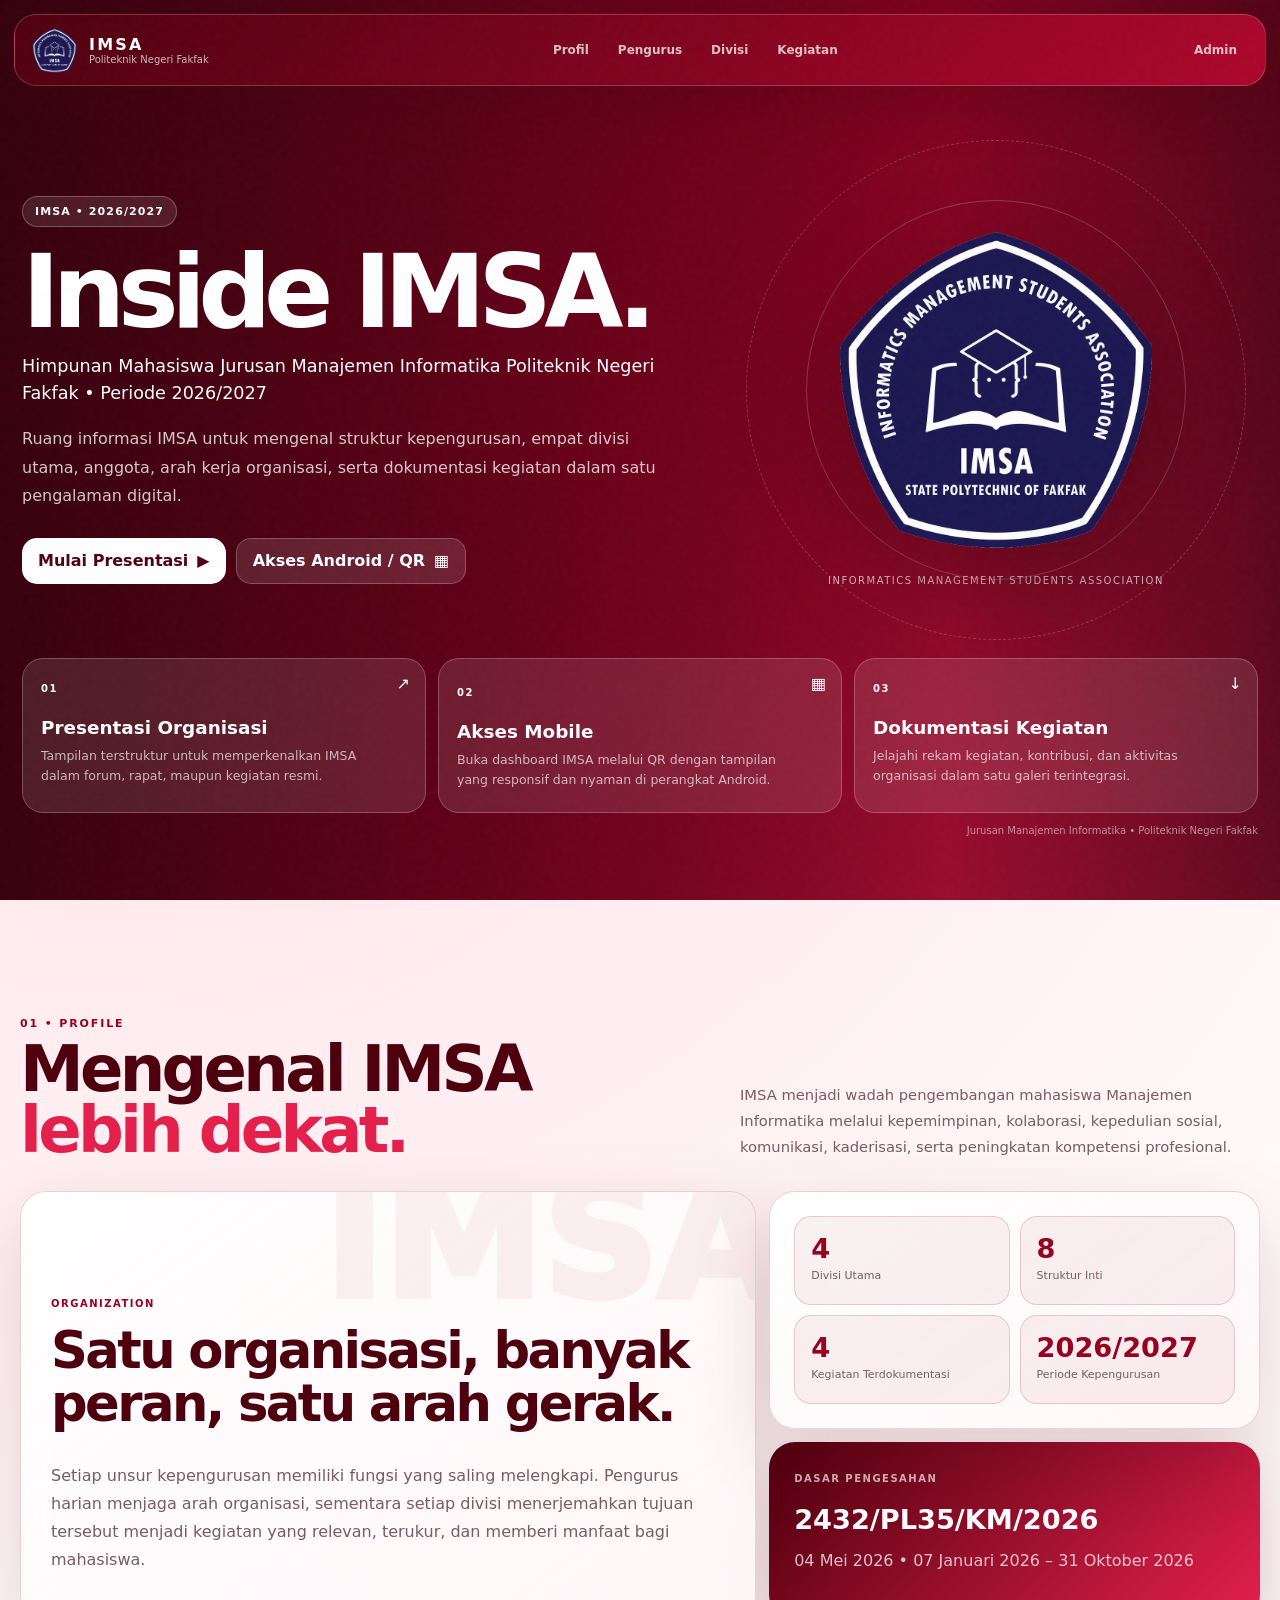
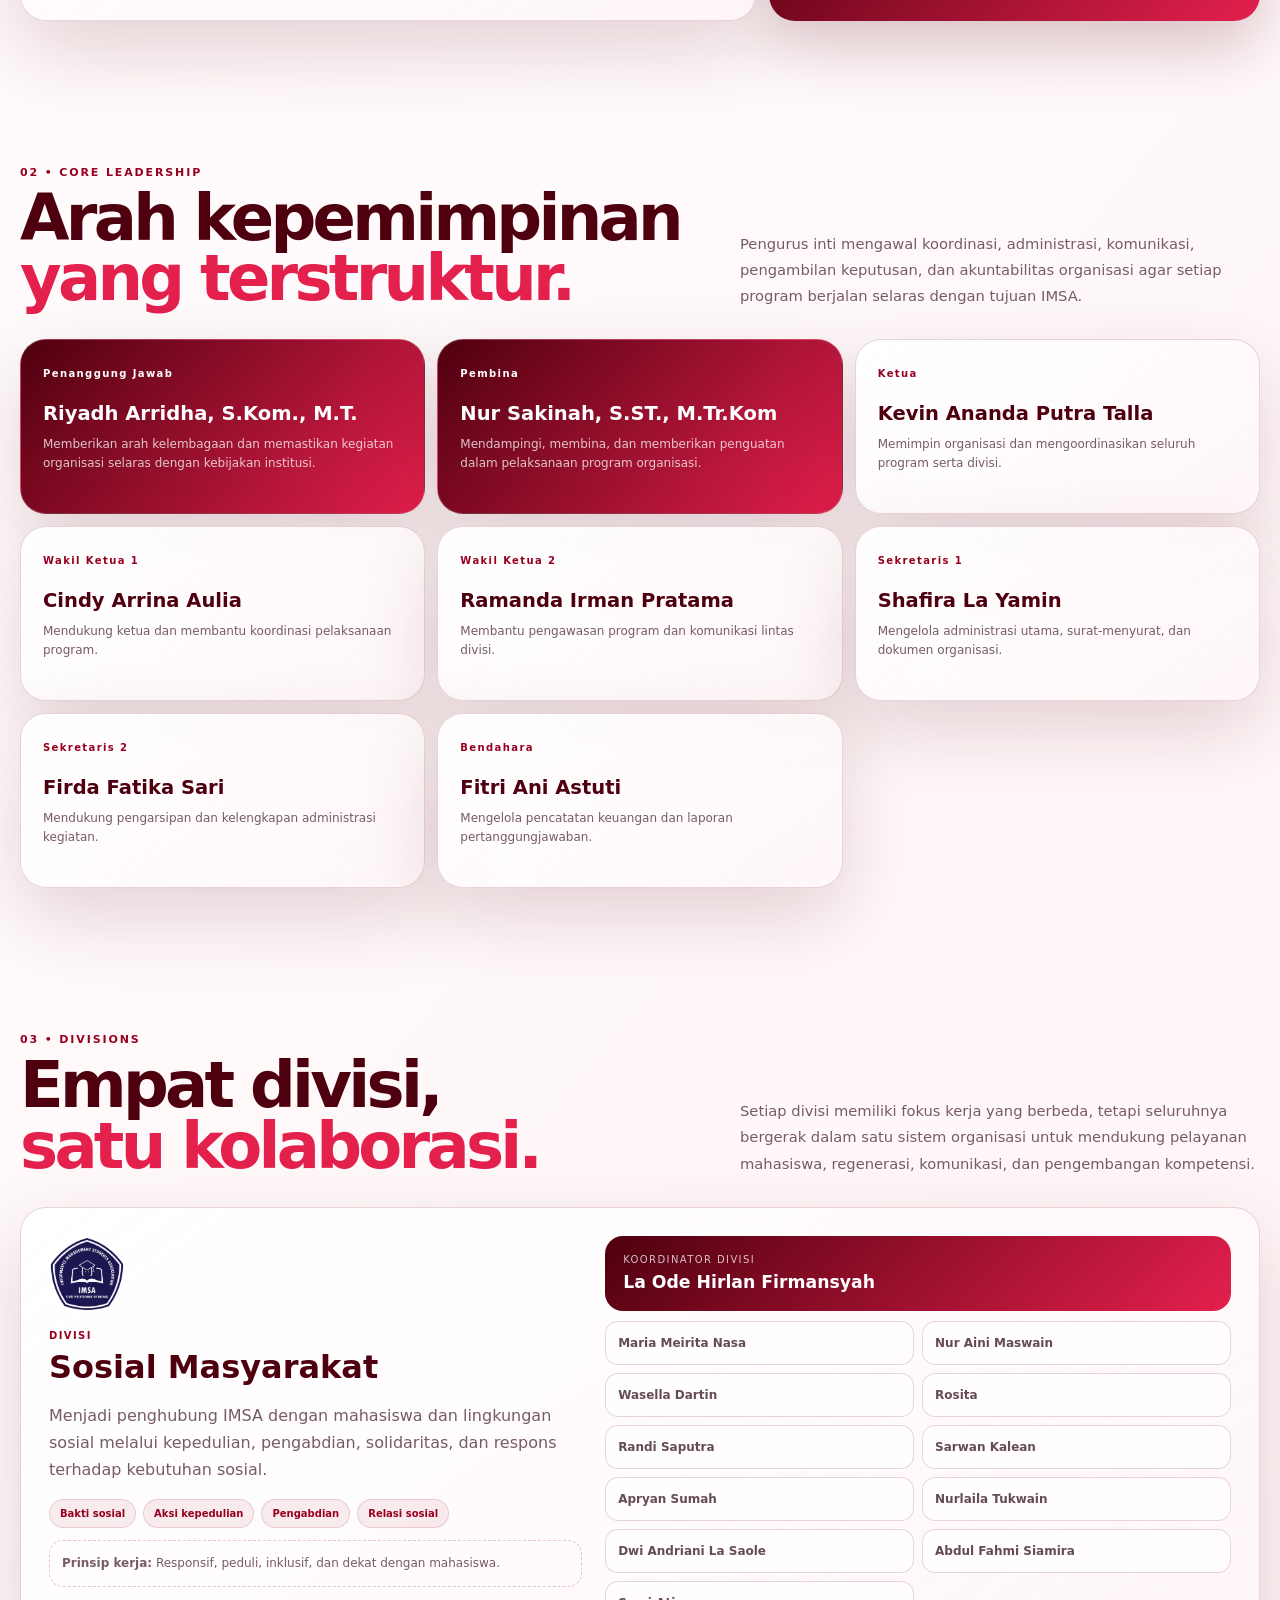
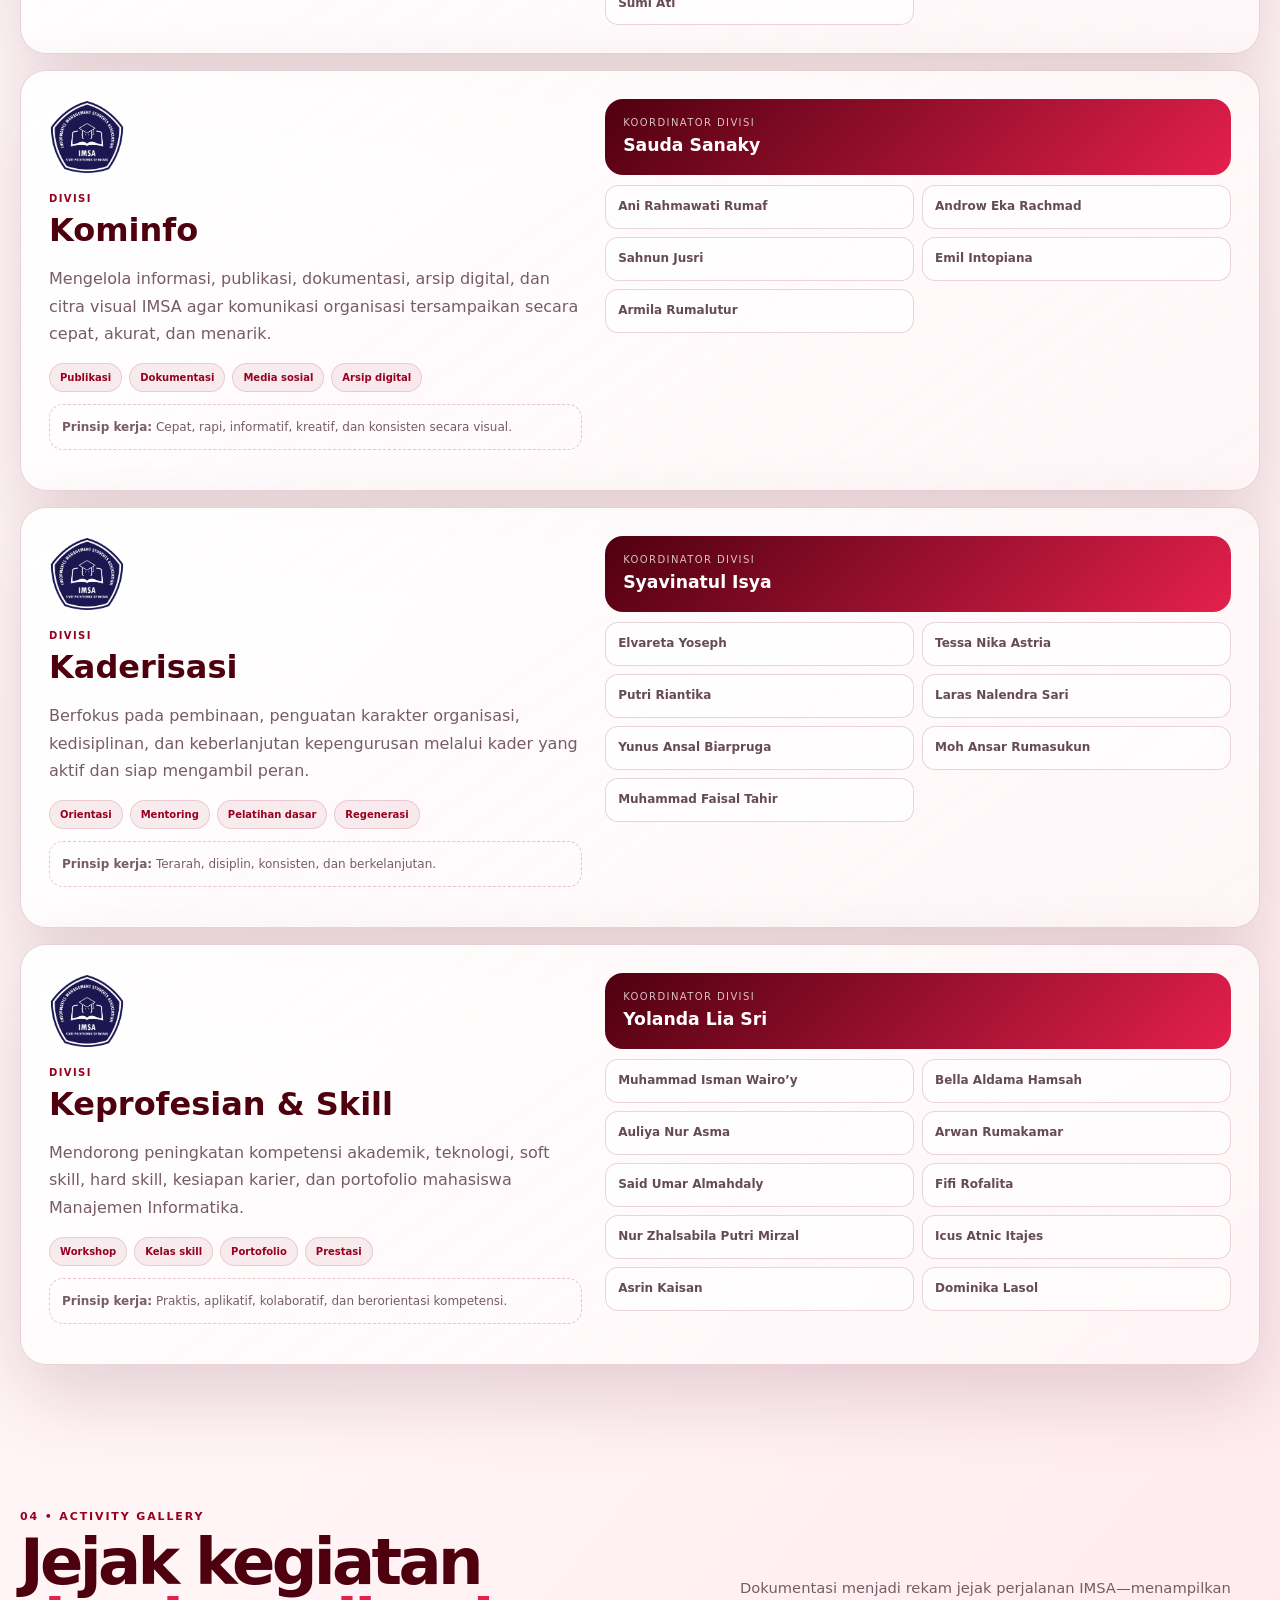
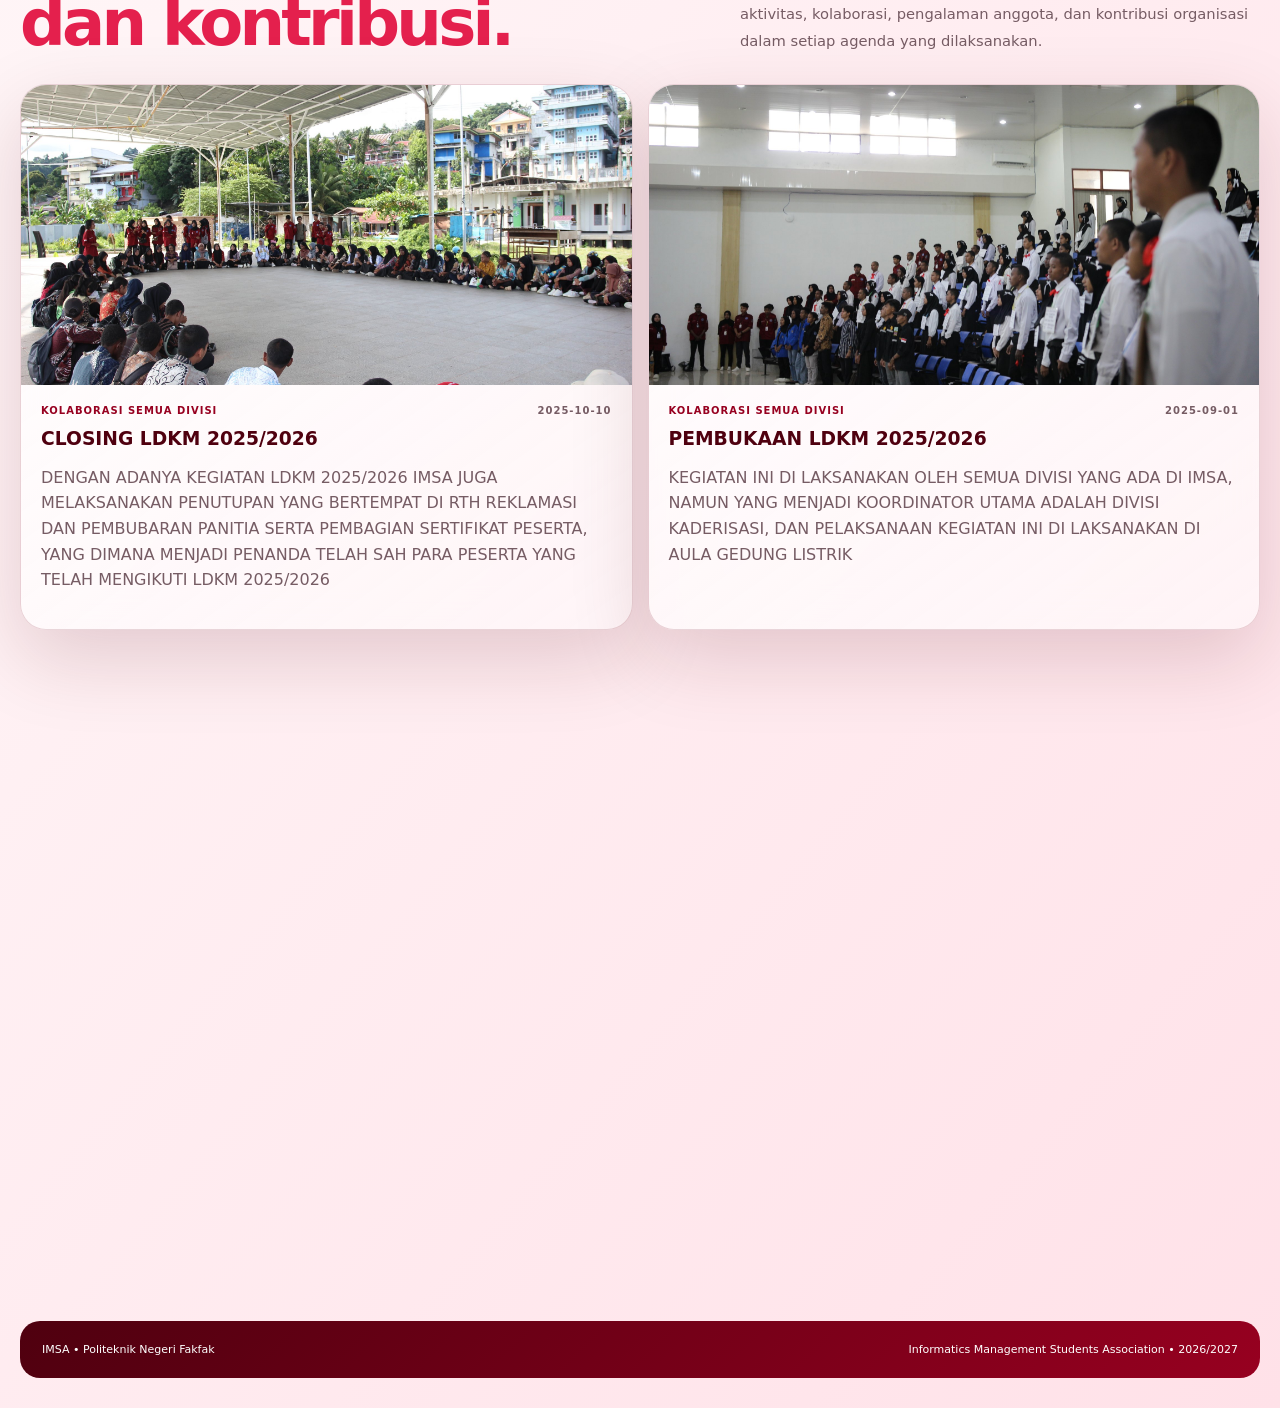
<file: index.html>
<!doctype html><html lang="id"><head><meta charset="utf-8"><meta name="viewport" content="width=device-width,initial-scale=1"><meta name="theme-color" content="#8f001e"><title>IMSA — Dashboard</title><link rel="icon" href="./static/img/logo-imsa.png"><link rel="manifest" href="./static/manifest.webmanifest"><link rel="stylesheet" href="./static/css/styles.css"></head><body class="" data-static-site="1" data-site-url="https://imsa2026-2027.github.io"><canvas id="mesh"></canvas><div class="noise"></div>
<header class="topbar">
  <a class="brand" href="#home">
    <img src="./static/img/logo-imsa.png" alt="Logo IMSA">
    <span><b>IMSA</b><small>Politeknik Negeri Fakfak</small></span>
  </a>
  <nav>
    <a href="#profile">Profil</a>
    <a href="#leadership">Pengurus</a>
    <a href="#divisions">Divisi</a>
    <a href="#activities">Kegiatan</a>
  </nav>
  <a class="admin-mini" href="./admin.html">Admin</a>
</header>

<main>
  <section class="hero" id="home" >
    <div class="hero-bg"></div>
    <div class="hero-shade"></div>

    <div class="hero-inner">
      <div class="hero-copy reveal">
        <span class="eyebrow">IMSA • 2026/2027</span>
        <h1>Inside IMSA.</h1>
        <p class="hero-sub">Himpunan Mahasiswa Jurusan Manajemen Informatika Politeknik Negeri Fakfak • Periode 2026/2027</p>
        <p class="hero-desc">Ruang informasi IMSA untuk mengenal struktur kepengurusan, empat divisi utama, anggota, arah kerja organisasi, serta dokumentasi kegiatan dalam satu pengalaman digital.</p>
        <div class="hero-actions">
          <a class="btn primary" href="./presentation.html">Mulai Presentasi <span>▶</span></a>
          <button class="btn glass android-trigger" data-url="https://imsa2026-2027.github.io/?device=android">Akses Android / QR <span>▦</span></button>
        </div>
      </div>

      <div class="hero-logo reveal">
        <div class="ring r1"></div>
        <div class="ring r2"></div>
        <img src="./static/img/logo-imsa.png" alt="Logo IMSA">
        <small>Informatics Management Students Association</small>
      </div>
    </div>

    <div class="mode-cards reveal">
      <a class="mode-card" href="./presentation.html">
        <span>01</span>
        <b>Presentasi Organisasi</b>
        <p>Tampilan terstruktur untuk memperkenalkan IMSA dalam forum, rapat, maupun kegiatan resmi.</p>
        <i>↗</i>
      </a>
      <button class="mode-card android-trigger" data-url="https://imsa2026-2027.github.io/?device=android">
        <span>02</span>
        <b>Akses Mobile</b>
        <p>Buka dashboard IMSA melalui QR dengan tampilan yang responsif dan nyaman di perangkat Android.</p>
        <i>▦</i>
      </button>
      <a class="mode-card" href="#activities">
        <span>03</span>
        <b>Dokumentasi Kegiatan</b>
        <p>Jelajahi rekam kegiatan, kontribusi, dan aktivitas organisasi dalam satu galeri terintegrasi.</p>
        <i>↓</i>
      </a>
    </div>

    <small class="hero-caption">Jurusan Manajemen Informatika • Politeknik Negeri Fakfak</small>
  </section>

  <section class="section" id="profile">
    <div class="section-head reveal">
      <div>
        <span>01 • PROFILE</span>
        <h2>Mengenal IMSA<br><em>lebih dekat.</em></h2>
      </div>
      <p>IMSA menjadi wadah pengembangan mahasiswa Manajemen Informatika melalui kepemimpinan, kolaborasi, kepedulian sosial, komunikasi, kaderisasi, serta peningkatan kompetensi profesional.</p>
    </div>

    <div class="profile-bento">
      <article class="panel manifesto reveal">
        <div class="watermark">IMSA</div>
        <small>ORGANIZATION</small>
        <h3>Satu organisasi, banyak peran, satu arah gerak.</h3>
        <p>Setiap unsur kepengurusan memiliki fungsi yang saling melengkapi. Pengurus harian menjaga arah organisasi, sementara setiap divisi menerjemahkan tujuan tersebut menjadi kegiatan yang relevan, terukur, dan memberi manfaat bagi mahasiswa.</p>
      </article>

      <article class="panel stats reveal">
        <div><b>4</b><span>Divisi Utama</span></div>
        <div><b>8</b><span>Struktur Inti</span></div>
        <div><b>4</b><span>Kegiatan Terdokumentasi</span></div>
        <div><b>2026/2027</b><span>Periode Kepengurusan</span></div>
      </article>

      <article class="red-panel reveal">
        <span>DASAR PENGESAHAN</span>
        <h3>2432/PL35/KM/2026</h3>
        <p>04 Mei 2026 • 07 Januari 2026 – 31 Oktober 2026</p>
      </article>
    </div>
  </section>

  <section class="section" id="leadership">
    <div class="section-head reveal">
      <div>
        <span>02 • CORE LEADERSHIP</span>
        <h2>Arah kepemimpinan<br><em>yang terstruktur.</em></h2>
      </div>
      <p>Pengurus inti mengawal koordinasi, administrasi, komunikasi, pengambilan keputusan, dan akuntabilitas organisasi agar setiap program berjalan selaras dengan tujuan IMSA.</p>
    </div>

    <div class="lead-grid">
      
      <article class="panel leader reveal featured">
        <small>Penanggung Jawab</small>
        <h3>Riyadh Arridha, S.Kom., M.T.</h3>
        <p>Memberikan arah kelembagaan dan memastikan kegiatan organisasi selaras dengan kebijakan institusi.</p>
      </article>
      
      <article class="panel leader reveal featured">
        <small>Pembina</small>
        <h3>Nur Sakinah, S.ST., M.Tr.Kom</h3>
        <p>Mendampingi, membina, dan memberikan penguatan dalam pelaksanaan program organisasi.</p>
      </article>
      
      <article class="panel leader reveal ">
        <small>Ketua</small>
        <h3>Kevin Ananda Putra Talla</h3>
        <p>Memimpin organisasi dan mengoordinasikan seluruh program serta divisi.</p>
      </article>
      
      <article class="panel leader reveal ">
        <small>Wakil Ketua 1</small>
        <h3>Cindy Arrina Aulia</h3>
        <p>Mendukung ketua dan membantu koordinasi pelaksanaan program.</p>
      </article>
      
      <article class="panel leader reveal ">
        <small>Wakil Ketua 2</small>
        <h3>Ramanda Irman Pratama</h3>
        <p>Membantu pengawasan program dan komunikasi lintas divisi.</p>
      </article>
      
      <article class="panel leader reveal ">
        <small>Sekretaris 1</small>
        <h3>Shafira La Yamin</h3>
        <p>Mengelola administrasi utama, surat-menyurat, dan dokumen organisasi.</p>
      </article>
      
      <article class="panel leader reveal ">
        <small>Sekretaris 2</small>
        <h3>Firda Fatika Sari</h3>
        <p>Mendukung pengarsipan dan kelengkapan administrasi kegiatan.</p>
      </article>
      
      <article class="panel leader reveal ">
        <small>Bendahara</small>
        <h3>Fitri Ani Astuti</h3>
        <p>Mengelola pencatatan keuangan dan laporan pertanggungjawaban.</p>
      </article>
      
    </div>
  </section>

  <section class="section" id="divisions">
    <div class="section-head reveal">
      <div>
        <span>03 • DIVISIONS</span>
        <h2>Empat divisi,<br><em>satu kolaborasi.</em></h2>
      </div>
      <p>Setiap divisi memiliki fokus kerja yang berbeda, tetapi seluruhnya bergerak dalam satu sistem organisasi untuk mendukung pelayanan mahasiswa, regenerasi, komunikasi, dan pengembangan kompetensi.</p>
    </div>

    <div class="division-list">
      
      <article class="division panel reveal">
        <div class="division-left">
          <img src="./static/img/logo-imsa.png" alt="Logo IMSA">
          <small>DIVISI</small>
          <h3>Sosial Masyarakat</h3>
          <p>Menjadi penghubung IMSA dengan mahasiswa dan lingkungan sosial melalui kepedulian, pengabdian, solidaritas, dan respons terhadap kebutuhan sosial.</p>

          <div class="chips">
            <span>Bakti sosial</span><span>Aksi kepedulian</span><span>Pengabdian</span><span>Relasi sosial</span>
          </div>
          <p class="principle"><b>Prinsip kerja:</b> Responsif, peduli, inklusif, dan dekat dengan mahasiswa.</p>
        </div>

        <div class="division-right">
          <div class="coord">
            <small>Koordinator Divisi</small>
            <strong>La Ode Hirlan Firmansyah</strong>
          </div>
          <div class="members">
            <span>Maria Meirita Nasa</span><span>Nur Aini Maswain</span><span>Wasella Dartin</span><span>Rosita</span><span>Randi Saputra</span><span>Sarwan Kalean</span><span>Apryan Sumah</span><span>Nurlaila Tukwain</span><span>Dwi Andriani La Saole</span><span>Abdul Fahmi Siamira</span><span>Sumi Ati</span>
          </div>
        </div>
      </article>
      
      <article class="division panel reveal">
        <div class="division-left">
          <img src="./static/img/logo-imsa.png" alt="Logo IMSA">
          <small>DIVISI</small>
          <h3>Kominfo</h3>
          <p>Mengelola informasi, publikasi, dokumentasi, arsip digital, dan citra visual IMSA agar komunikasi organisasi tersampaikan secara cepat, akurat, dan menarik.</p>

          <div class="chips">
            <span>Publikasi</span><span>Dokumentasi</span><span>Media sosial</span><span>Arsip digital</span>
          </div>
          <p class="principle"><b>Prinsip kerja:</b> Cepat, rapi, informatif, kreatif, dan konsisten secara visual.</p>
        </div>

        <div class="division-right">
          <div class="coord">
            <small>Koordinator Divisi</small>
            <strong>Sauda Sanaky</strong>
          </div>
          <div class="members">
            <span>Ani Rahmawati Rumaf</span><span>Androw Eka Rachmad</span><span>Sahnun Jusri</span><span>Emil Intopiana</span><span>Armila Rumalutur</span>
          </div>
        </div>
      </article>
      
      <article class="division panel reveal">
        <div class="division-left">
          <img src="./static/img/logo-imsa.png" alt="Logo IMSA">
          <small>DIVISI</small>
          <h3>Kaderisasi</h3>
          <p>Berfokus pada pembinaan, penguatan karakter organisasi, kedisiplinan, dan keberlanjutan kepengurusan melalui kader yang aktif dan siap mengambil peran.</p>

          <div class="chips">
            <span>Orientasi</span><span>Mentoring</span><span>Pelatihan dasar</span><span>Regenerasi</span>
          </div>
          <p class="principle"><b>Prinsip kerja:</b> Terarah, disiplin, konsisten, dan berkelanjutan.</p>
        </div>

        <div class="division-right">
          <div class="coord">
            <small>Koordinator Divisi</small>
            <strong>Syavinatul Isya</strong>
          </div>
          <div class="members">
            <span>Elvareta Yoseph</span><span>Tessa Nika Astria</span><span>Putri Riantika</span><span>Laras Nalendra Sari</span><span>Yunus Ansal Biarpruga</span><span>Moh Ansar Rumasukun</span><span>Muhammad Faisal Tahir</span>
          </div>
        </div>
      </article>
      
      <article class="division panel reveal">
        <div class="division-left">
          <img src="./static/img/logo-imsa.png" alt="Logo IMSA">
          <small>DIVISI</small>
          <h3>Keprofesian &amp; Skill</h3>
          <p>Mendorong peningkatan kompetensi akademik, teknologi, soft skill, hard skill, kesiapan karier, dan portofolio mahasiswa Manajemen Informatika.</p>

          <div class="chips">
            <span>Workshop</span><span>Kelas skill</span><span>Portofolio</span><span>Prestasi</span>
          </div>
          <p class="principle"><b>Prinsip kerja:</b> Praktis, aplikatif, kolaboratif, dan berorientasi kompetensi.</p>
        </div>

        <div class="division-right">
          <div class="coord">
            <small>Koordinator Divisi</small>
            <strong>Yolanda Lia Sri</strong>
          </div>
          <div class="members">
            <span>Muhammad Isman Wairo’y</span><span>Bella Aldama Hamsah</span><span>Auliya Nur Asma</span><span>Arwan Rumakamar</span><span>Said Umar Almahdaly</span><span>Fifi Rofalita</span><span>Nur Zhalsabila Putri Mirzal</span><span>Icus Atnic Itajes</span><span>Asrin Kaisan</span><span>Dominika Lasol</span>
          </div>
        </div>
      </article>
      
    </div>
  </section>

  <section class="section" id="activities">
    <div class="section-head reveal">
      <div>
        <span>04 • ACTIVITY GALLERY</span>
        <h2>Jejak kegiatan<br><em>dan kontribusi.</em></h2>
      </div>
      <p>Dokumentasi menjadi rekam jejak perjalanan IMSA—menampilkan aktivitas, kolaborasi, pengalaman anggota, dan kontribusi organisasi dalam setiap agenda yang dilaksanakan.</p>
    </div>

    
    <div class="gallery">
      
      <article class="activity panel reveal">
        <div class="cover has">
          
          <img src="./uploads/activities/act3-20260807082106-11803e32.jpg" alt="CLOSING LDKM 2025/2026">
          
        </div>
        <div class="activity-body">
          <div class="meta"><span>Kolaborasi Semua Divisi</span><time>2025-10-10</time></div>
          <h3>CLOSING LDKM 2025/2026</h3>
          <p>DENGAN ADANYA KEGIATAN LDKM 2025/2026 IMSA JUGA MELAKSANAKAN PENUTUPAN YANG BERTEMPAT DI RTH REKLAMASI DAN PEMBUBARAN PANITIA SERTA PEMBAGIAN SERTIFIKAT PESERTA, YANG DIMANA MENJADI PENANDA TELAH SAH PARA PESERTA YANG TELAH MENGIKUTI LDKM 2025/2026</p>
          
        </div>
      </article>
      
      <article class="activity panel reveal">
        <div class="cover has">
          
          <img src="./uploads/activities/act2-20260807081401-a5a460a6.jpg" alt="PEMBUKAAN LDKM 2025/2026">
          
        </div>
        <div class="activity-body">
          <div class="meta"><span>Kolaborasi Semua Divisi</span><time>2025-09-01</time></div>
          <h3>PEMBUKAAN LDKM 2025/2026</h3>
          <p>KEGIATAN INI DI LAKSANAKAN OLEH SEMUA DIVISI YANG ADA DI IMSA, NAMUN YANG MENJADI KOORDINATOR UTAMA ADALAH DIVISI KADERISASI, DAN PELAKSANAAN KEGIATAN INI DI LAKSANAKAN DI AULA GEDUNG LISTRIK</p>
          
        </div>
      </article>
      
      <article class="activity panel reveal">
        <div class="cover has">
          
          <img src="./uploads/activities/act5-20260807085912-ac2640ee.jpg" alt="PENGENALAN MICROSOFT OFFICE UNTUK PENINGKATAN KOMPETENSI SISWA">
          
        </div>
        <div class="activity-body">
          <div class="meta"><span>Kolaborasi Semua Divisi</span><time>2025-05-09</time></div>
          <h3>PENGENALAN MICROSOFT OFFICE UNTUK PENINGKATAN KOMPETENSI SISWA</h3>
          <p>KEGIATAN PENGABDIAN PADA MASYARAKAT INI ADALAH KEGIATAN RUTIN YANG DI LAKSANAKAN IMSA SETIAP PERIODE, YANG BERTUJUAN UNTUK TURUN LANGSUNG DAN MEMBANTU MEMFASILITASI MASYARAKAT YANG ADA DI KAB FAKFAK.
KEGIATAN INI DI DAMPINGI OLEH 2 DOSEN MANAJEMEN INFORMATIKA, BAPAK ARDHYANSYAH MUALO DAN BAPAK RIYAD ARIDA SEBAGAI PENASEHAT DAN KOORDINATOR LAPANGAN 
</p>
          
        </div>
      </article>
      
      <article class="activity panel reveal">
        <div class="cover has">
          
          <img src="./uploads/activities/act4-20260807085229-e0189a2a.jpg" alt="RAPAT PERSIAPAN KEGIATAN PENGABDIAN KEPADA MASYARAKAT (PKM)">
          
        </div>
        <div class="activity-body">
          <div class="meta"><span>Kolaborasi Semua Divisi</span><time>2025-04-20</time></div>
          <h3>RAPAT PERSIAPAN KEGIATAN PENGABDIAN KEPADA MASYARAKAT (PKM)</h3>
          <p>AGENDA RAPAT INI MEMBAHAS TERKAIT PKM YANG AKAN DI LAKSANAKAN DI KAB FAKFAK, YANG DI MANA PARA ANGGOTA AKAN MENGANALISIS PERMASALAHAN DAN KEBUTUHAN MASYARAKAT SESUAI KEBUTUHAN, DAN DAERAH TERPILIH ADALAH DISTRIK TOMAGE BOOMBERAY, IMSA MELAKSANAKAN PENGAJARAN PADA SISWA/SISWI SMP NEGERI BOOMBERAY DAN PARA GURU YANG MEMBUTUHKAN PEMBELAJARAN LANJUTAN TENTANG PENGGUNAAN WORD DAN EXCEL.</p>
          
        </div>
      </article>
      
    </div>
    
  </section>
</main>

<footer>
  <span>IMSA • Politeknik Negeri Fakfak</span>
  <span>Informatics Management Students Association • 2026/2027</span>
</footer>

<div class="modal" id="androidModal">
  <div class="android-card panel">
    <button class="modal-close">×</button>

    <div class="phone-visual">
      <div class="phone">
        <img src="./static/img/logo-imsa.png" alt="Logo IMSA">
        <b>IMSA Mobile</b>
        <small>Akses informasi organisasi dalam tampilan yang responsif di Android.</small>
      </div>
      <div class="qr"><img src="./static/img/qr-site.png" alt="QR IMSA"></div>
    </div>

    <div class="android-copy">
      <span>ANDROID / QR</span>
      <h2>IMSA dalam satu pindai.</h2>
      <p>Scan QR untuk membuka dashboard IMSA melalui perangkat Android. Saat website telah menggunakan alamat publik, halaman dapat diakses melalui koneksi internet dari lokasi mana pun.</p>
      <div class="urlbox">
        <code id="mobileUrl">https://imsa2026-2027.github.io/?device=android</code>
        <button id="copyUrl">Salin</button>
      </div>
      <p class="public-status" id="publicStatus">Memeriksa ketersediaan akses publik…</p>
    </div>
  </div>
</div>

<div class="lightbox" id="lightbox"><button>×</button><img><p></p></div>
<div class="toast" id="toast"></div><script src="./static/js/app.js"></script></body></html>
</file>
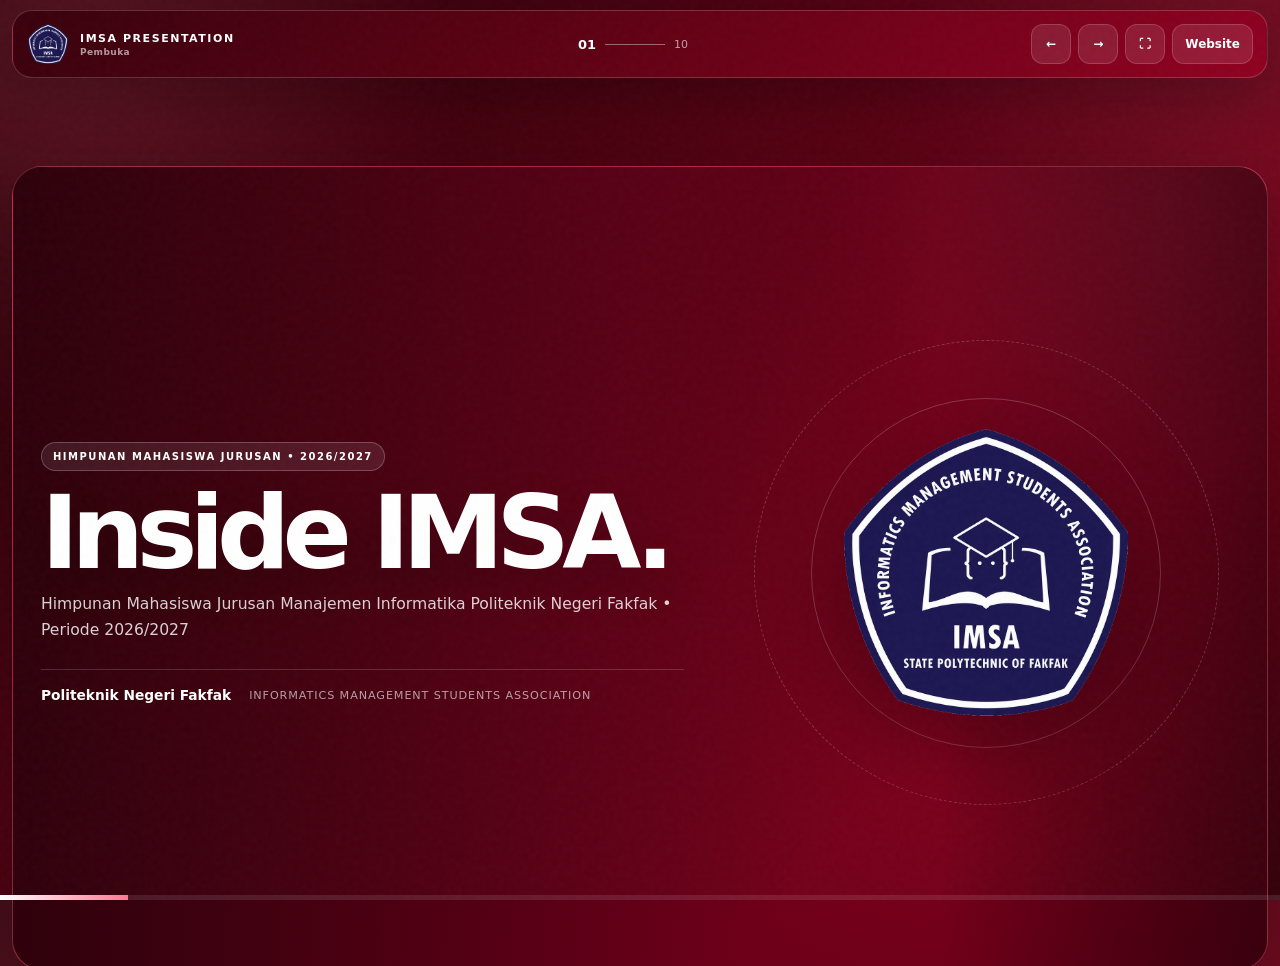
<file: presentation.html>
<!doctype html><html lang="id"><head><meta charset="utf-8"><meta name="viewport" content="width=device-width,initial-scale=1"><meta name="theme-color" content="#8f001e"><title>IMSA — Presentasi</title><link rel="icon" href="./static/img/logo-imsa.png"><link rel="manifest" href="./static/manifest.webmanifest"><link rel="stylesheet" href="./static/css/styles.css"></head><body class="presentation-page" data-static-site="1" data-site-url="https://imsa2026-2027.github.io"><canvas id="mesh"></canvas><div class="noise"></div>

<header class="present-top">
  <div class="present-brand">
    <img src="./static/img/logo-imsa.png" alt="Logo IMSA">
    <div><span>IMSA PRESENTATION</span><small id="presentSectionTitle">Pembuka</small></div>
  </div>

  <div class="slide-count">
    <b id="slideNo">01</b><i></i><span id="slideTotal"></span>
  </div>

  <div class="present-actions">
    <button id="prevSlide" aria-label="Slide sebelumnya">←</button>
    <button id="nextSlide" aria-label="Slide berikutnya">→</button>
    <button id="fullscreen" aria-label="Layar penuh">⛶</button>
    <a href="./index.html">Website</a>
  </div>
</header>

<main class="slides" id="slides">
  <section class="slide hero-slide active" data-title="Pembuka" >
    <div class="hero-bg"></div>
    <div class="hero-shade"></div>

    <div class="slide-hero-copy">
      <span>HIMPUNAN MAHASISWA JURUSAN • 2026/2027</span>
      <h1>Inside IMSA.</h1>
      <p>Himpunan Mahasiswa Jurusan Manajemen Informatika Politeknik Negeri Fakfak • Periode 2026/2027</p>
      <div class="hero-slide-meta">
        <b>Politeknik Negeri Fakfak</b>
        <small>Informatics Management Students Association</small>
      </div>
    </div>

    <div class="slide-logo">
      <div class="presentation-orbit o1"></div>
      <div class="presentation-orbit o2"></div>
      <img src="./static/img/logo-imsa.png" alt="Logo IMSA">
    </div>
  </section>

  <section class="slide" data-title="Profil Organisasi">
    <div class="slide-head">
      <span>02 • ORGANIZATION PROFILE</span>
      <h2>IMSA dalam<br><em>satu pandangan.</em></h2>
      <p>Wadah organisasi mahasiswa Manajemen Informatika untuk bertumbuh melalui kepemimpinan, kolaborasi, pelayanan, dan pengembangan kompetensi.</p>
    </div>

    <div class="present-profile-grid">
      <article class="white-card profile-main">
        <small>GAMBARAN UMUM</small>
        <h3>Satu struktur, banyak peran, satu arah gerak.</h3>
        <p>Ruang informasi IMSA untuk mengenal struktur kepengurusan, empat divisi utama, anggota, arah kerja organisasi, serta dokumentasi kegiatan dalam satu pengalaman digital.</p>
        <div class="profile-values">
          <span>Kolaboratif</span><span>Adaptif</span><span>Profesional</span><span>Peduli</span>
        </div>
      </article>

      <article class="present-stat red-stat"><b>4</b><span>Divisi Utama</span></article>
      <article class="present-stat"><b>8</b><span>Struktur Inti</span></article>
      <article class="present-stat"><b>4</b><span>Kegiatan Terdokumentasi</span></article>
      <article class="present-stat period-stat"><b>2026/2027</b><span>Periode Kepengurusan</span></article>
    </div>
  </section>

  <section class="slide" data-title="Dasar Pengesahan">
    <div class="slide-head">
      <span>03 • LEGAL FOUNDATION</span>
      <h2>Dasar pengesahan<br><em>kepengurusan.</em></h2>
      <p>Struktur organisasi IMSA memiliki dasar pengesahan yang menjadi acuan kedudukan dan susunan kepengurusan periode berjalan.</p>
    </div>

    <div class="present-legal-grid">
      <article class="white-card legal-main">
        <small>NOMOR KEPUTUSAN</small>
        <h3>2432/PL35/KM/2026</h3>
        <div class="legal-list">
          <div><span>Tanggal keputusan</span><b>04 Mei 2026</b></div>
          <div><span>Masa berlaku</span><b>07 Januari 2026 – 31 Oktober 2026</b></div>
          <div><span>Periode organisasi</span><b>2026/2027</b></div>
          <div><span>Institusi</span><b>Politeknik Negeri Fakfak</b></div>
        </div>
      </article>

      <article class="present-legal-statement">
        <span>OFFICIAL STRUCTURE</span>
        <h3>Struktur yang jelas membangun koordinasi dan tanggung jawab yang terukur.</h3>
        <p>Setiap jabatan dan divisi memiliki ruang kerja yang saling melengkapi untuk memastikan program organisasi berjalan secara tertib dan terarah.</p>
      </article>
    </div>
  </section>

  <section class="slide" data-title="Pengurus Inti">
    <div class="slide-head compact">
      <span>04 • CORE LEADERSHIP</span>
      <h2>Pengurus inti<br><em>IMSA.</em></h2>
      <p>Struktur inti mengawal arah organisasi, koordinasi lintas divisi, administrasi, dan akuntabilitas program.</p>
    </div>

    <div class="present-leaders">
      
      <article class="white-card accent">
        <small>Penanggung Jawab</small>
        <h3>Riyadh Arridha, S.Kom., M.T.</h3>
        <p>Memberikan arah kelembagaan dan memastikan kegiatan organisasi selaras dengan kebijakan institusi.</p>
      </article>
      
      <article class="white-card accent">
        <small>Pembina</small>
        <h3>Nur Sakinah, S.ST., M.Tr.Kom</h3>
        <p>Mendampingi, membina, dan memberikan penguatan dalam pelaksanaan program organisasi.</p>
      </article>
      
      <article class="white-card ">
        <small>Ketua</small>
        <h3>Kevin Ananda Putra Talla</h3>
        <p>Memimpin organisasi dan mengoordinasikan seluruh program serta divisi.</p>
      </article>
      
      <article class="white-card ">
        <small>Wakil Ketua 1</small>
        <h3>Cindy Arrina Aulia</h3>
        <p>Mendukung ketua dan membantu koordinasi pelaksanaan program.</p>
      </article>
      
      <article class="white-card ">
        <small>Wakil Ketua 2</small>
        <h3>Ramanda Irman Pratama</h3>
        <p>Membantu pengawasan program dan komunikasi lintas divisi.</p>
      </article>
      
      <article class="white-card ">
        <small>Sekretaris 1</small>
        <h3>Shafira La Yamin</h3>
        <p>Mengelola administrasi utama, surat-menyurat, dan dokumen organisasi.</p>
      </article>
      
      <article class="white-card ">
        <small>Sekretaris 2</small>
        <h3>Firda Fatika Sari</h3>
        <p>Mendukung pengarsipan dan kelengkapan administrasi kegiatan.</p>
      </article>
      
      <article class="white-card ">
        <small>Bendahara</small>
        <h3>Fitri Ani Astuti</h3>
        <p>Mengelola pencatatan keuangan dan laporan pertanggungjawaban.</p>
      </article>
      
    </div>
  </section>

  
  <section class="slide division-slide" data-title="Sosial Masyarakat">
    <div class="slide-head compact">
      <span>05 • DIVISION</span>
      <h2>Sosial Masyarakat.</h2>
      <p>Menjadi penghubung IMSA dengan mahasiswa dan lingkungan sosial melalui kepedulian, pengabdian, solidaritas, dan respons terhadap kebutuhan sosial.</p>
    </div>

    <div class="present-division">
      <article class="white-card division-copy">
        <div class="division-presentation-brand">
          <img src="./static/img/logo-imsa.png" alt="Logo IMSA">
          <div><small>FOKUS KERJA</small><b>Sosial Masyarakat</b></div>
        </div>

        <h3>Tanggung jawab utama</h3>
        <ul>
          <li>Mengidentifikasi kebutuhan sosial dan aspirasi mahasiswa.</li><li>Merancang kegiatan pengabdian, bakti sosial, dan aksi kepedulian.</li><li>Membangun partisipasi anggota dan relasi dengan pihak eksternal.</li><li>Mencatat hasil kegiatan untuk evaluasi dan pertanggungjawaban.</li>
        </ul>

        <div class="presentation-outputs">
          <span>Bakti sosial</span><span>Aksi kepedulian</span><span>Pengabdian</span><span>Relasi sosial</span>
        </div>

        <div class="presentation-principle"><small>PRINSIP KERJA</small><b>Responsif, peduli, inklusif, dan dekat dengan mahasiswa.</b></div>
      </article>

      <article class="white-card division-people">
        <div class="coord presentation-coord">
          <small>KOORDINATOR DIVISI</small>
          <strong>La Ode Hirlan Firmansyah</strong>
        </div>

        <div class="people-label">ANGGOTA DIVISI</div>
        <div class="members presentation-members">
          <span>Maria Meirita Nasa</span><span>Nur Aini Maswain</span><span>Wasella Dartin</span><span>Rosita</span><span>Randi Saputra</span><span>Sarwan Kalean</span><span>Apryan Sumah</span><span>Nurlaila Tukwain</span><span>Dwi Andriani La Saole</span><span>Abdul Fahmi Siamira</span><span>Sumi Ati</span>
        </div>
      </article>
    </div>
  </section>
  
  <section class="slide division-slide" data-title="Kominfo">
    <div class="slide-head compact">
      <span>06 • DIVISION</span>
      <h2>Kominfo.</h2>
      <p>Mengelola informasi, publikasi, dokumentasi, arsip digital, dan citra visual IMSA agar komunikasi organisasi tersampaikan secara cepat, akurat, dan menarik.</p>
    </div>

    <div class="present-division">
      <article class="white-card division-copy">
        <div class="division-presentation-brand">
          <img src="./static/img/logo-imsa.png" alt="Logo IMSA">
          <div><small>FOKUS KERJA</small><b>Kominfo</b></div>
        </div>

        <h3>Tanggung jawab utama</h3>
        <ul>
          <li>Menyusun kalender publikasi dan identitas visual.</li><li>Membuat poster, caption, pengumuman, dan konten media sosial.</li><li>Mendokumentasikan kegiatan dalam bentuk foto dan video.</li><li>Menjaga konsistensi informasi serta keteraturan arsip digital.</li>
        </ul>

        <div class="presentation-outputs">
          <span>Publikasi</span><span>Dokumentasi</span><span>Media sosial</span><span>Arsip digital</span>
        </div>

        <div class="presentation-principle"><small>PRINSIP KERJA</small><b>Cepat, rapi, informatif, kreatif, dan konsisten secara visual.</b></div>
      </article>

      <article class="white-card division-people">
        <div class="coord presentation-coord">
          <small>KOORDINATOR DIVISI</small>
          <strong>Sauda Sanaky</strong>
        </div>

        <div class="people-label">ANGGOTA DIVISI</div>
        <div class="members presentation-members">
          <span>Ani Rahmawati Rumaf</span><span>Androw Eka Rachmad</span><span>Sahnun Jusri</span><span>Emil Intopiana</span><span>Armila Rumalutur</span>
        </div>
      </article>
    </div>
  </section>
  
  <section class="slide division-slide" data-title="Kaderisasi">
    <div class="slide-head compact">
      <span>07 • DIVISION</span>
      <h2>Kaderisasi.</h2>
      <p>Berfokus pada pembinaan, penguatan karakter organisasi, kedisiplinan, dan keberlanjutan kepengurusan melalui kader yang aktif dan siap mengambil peran.</p>
    </div>

    <div class="present-division">
      <article class="white-card division-copy">
        <div class="division-presentation-brand">
          <img src="./static/img/logo-imsa.png" alt="Logo IMSA">
          <div><small>FOKUS KERJA</small><b>Kaderisasi</b></div>
        </div>

        <h3>Tanggung jawab utama</h3>
        <ul>
          <li>Merancang orientasi, mentoring, dan pelatihan dasar organisasi.</li><li>Membangun tanggung jawab, loyalitas, disiplin, dan etika organisasi.</li><li>Mengidentifikasi potensi anggota untuk regenerasi kepengurusan.</li><li>Mengevaluasi perkembangan kader dan tindak lanjut pembinaan.</li>
        </ul>

        <div class="presentation-outputs">
          <span>Orientasi</span><span>Mentoring</span><span>Pelatihan dasar</span><span>Regenerasi</span>
        </div>

        <div class="presentation-principle"><small>PRINSIP KERJA</small><b>Terarah, disiplin, konsisten, dan berkelanjutan.</b></div>
      </article>

      <article class="white-card division-people">
        <div class="coord presentation-coord">
          <small>KOORDINATOR DIVISI</small>
          <strong>Syavinatul Isya</strong>
        </div>

        <div class="people-label">ANGGOTA DIVISI</div>
        <div class="members presentation-members">
          <span>Elvareta Yoseph</span><span>Tessa Nika Astria</span><span>Putri Riantika</span><span>Laras Nalendra Sari</span><span>Yunus Ansal Biarpruga</span><span>Moh Ansar Rumasukun</span><span>Muhammad Faisal Tahir</span>
        </div>
      </article>
    </div>
  </section>
  
  <section class="slide division-slide" data-title="Keprofesian &amp; Skill">
    <div class="slide-head compact">
      <span>08 • DIVISION</span>
      <h2>Keprofesian &amp; Skill.</h2>
      <p>Mendorong peningkatan kompetensi akademik, teknologi, soft skill, hard skill, kesiapan karier, dan portofolio mahasiswa Manajemen Informatika.</p>
    </div>

    <div class="present-division">
      <article class="white-card division-copy">
        <div class="division-presentation-brand">
          <img src="./static/img/logo-imsa.png" alt="Logo IMSA">
          <div><small>FOKUS KERJA</small><b>Keprofesian &amp; Skill</b></div>
        </div>

        <h3>Tanggung jawab utama</h3>
        <ul>
          <li>Menyusun workshop, kelas keterampilan, dan pelatihan teknologi.</li><li>Mendorong mahasiswa mengikuti kompetisi, proyek, dan sertifikasi.</li><li>Menghubungkan minat mahasiswa dengan kebutuhan dunia kerja.</li><li>Mengevaluasi manfaat kegiatan melalui hasil karya dan kompetensi.</li>
        </ul>

        <div class="presentation-outputs">
          <span>Workshop</span><span>Kelas skill</span><span>Portofolio</span><span>Prestasi</span>
        </div>

        <div class="presentation-principle"><small>PRINSIP KERJA</small><b>Praktis, aplikatif, kolaboratif, dan berorientasi kompetensi.</b></div>
      </article>

      <article class="white-card division-people">
        <div class="coord presentation-coord">
          <small>KOORDINATOR DIVISI</small>
          <strong>Yolanda Lia Sri</strong>
        </div>

        <div class="people-label">ANGGOTA DIVISI</div>
        <div class="members presentation-members">
          <span>Muhammad Isman Wairo’y</span><span>Bella Aldama Hamsah</span><span>Auliya Nur Asma</span><span>Arwan Rumakamar</span><span>Said Umar Almahdaly</span><span>Fifi Rofalita</span><span>Nur Zhalsabila Putri Mirzal</span><span>Icus Atnic Itajes</span><span>Asrin Kaisan</span><span>Dominika Lasol</span>
        </div>
      </article>
    </div>
  </section>
  

  <section class="slide" data-title="Dokumentasi">
    <div class="slide-head compact">
      <span>09 • DOCUMENTATION</span>
      <h2>Jejak kegiatan<br><em>IMSA.</em></h2>
      <p>Dokumentasi menjadi rekam visual perjalanan organisasi dan memperlihatkan kontribusi setiap program yang telah dilaksanakan.</p>
    </div>

    
    <div class="present-gallery">
      
      <article class="white-card">
        
        <img src="./uploads/activities/act3-20260807082106-11803e32.jpg" alt="CLOSING LDKM 2025/2026">
        
        <small>Kolaborasi Semua Divisi</small>
        <h3>CLOSING LDKM 2025/2026</h3>
        <p>DENGAN ADANYA KEGIATAN LDKM 2025/2026 IMSA JUGA MELAKSANAKAN PENUTUPAN YANG BERTEMPAT DI RTH REKLAMASI DAN PEMBUBARAN PANITIA SERTA PEMBAGIAN SERTIFIKAT PESERTA, YANG DIMANA MENJADI PENANDA TELAH SAH PARA PESERTA YANG TELAH MENGIKUTI LDKM 2025/2026</p>
      </article>
      
      <article class="white-card">
        
        <img src="./uploads/activities/act2-20260807081401-a5a460a6.jpg" alt="PEMBUKAAN LDKM 2025/2026">
        
        <small>Kolaborasi Semua Divisi</small>
        <h3>PEMBUKAAN LDKM 2025/2026</h3>
        <p>KEGIATAN INI DI LAKSANAKAN OLEH SEMUA DIVISI YANG ADA DI IMSA, NAMUN YANG MENJADI KOORDINATOR UTAMA ADALAH DIVISI KADERISASI, DAN PELAKSANAAN KEGIATAN INI DI LAKSANAKAN DI AULA GEDUNG LISTRIK</p>
      </article>
      
      <article class="white-card">
        
        <img src="./uploads/activities/act5-20260807085912-ac2640ee.jpg" alt="PENGENALAN MICROSOFT OFFICE UNTUK PENINGKATAN KOMPETENSI SISWA">
        
        <small>Kolaborasi Semua Divisi</small>
        <h3>PENGENALAN MICROSOFT OFFICE UNTUK PENINGKATAN KOMPETENSI SISWA</h3>
        <p>KEGIATAN PENGABDIAN PADA MASYARAKAT INI ADALAH KEGIATAN RUTIN YANG DI LAKSANAKAN IMSA SETIAP PERIODE, YANG BERTUJUAN UNTUK TURUN LANGSUNG DAN MEMBANTU MEMFASILITASI MASYARAKAT YANG ADA DI KAB FAKFAK.
KEGIATAN INI DI DAMPINGI OLEH 2 DOSEN MANAJEMEN INFORMATIKA, BAPAK ARDHYANSYAH MUALO DAN BAPAK RIYAD ARIDA SEBAGAI PENASEHAT DAN KOORDINATOR LAPANGAN 
</p>
      </article>
      
    </div>
    
  </section>

  <section class="slide closing-slide" data-title="Penutup">
    <div class="closing-visual">
      <div class="presentation-orbit o1"></div>
      <div class="presentation-orbit o2"></div>
      <img src="./static/img/logo-imsa.png" alt="Logo IMSA">
    </div>
    <div>
      <span>IMSA • POLITEKNIK NEGERI FAKFAK</span>
      <h2>Satu organisasi.<br><em>Satu gerak.</em></h2>
      <p>Bergerak bersama, bertumbuh melalui kolaborasi, dan menghadirkan kontribusi yang bermakna bagi mahasiswa Manajemen Informatika.</p>
      <small>2026/2027</small>
    </div>
  </section>
</main>

<div class="present-progress"><i id="progressBar"></i></div>
<div class="toast" id="toast"></div><script src="./static/js/app.js"></script>
<script src="./static/js/presentation.js"></script>
</body></html>
</file>
<file: static/css/styles.css>
:root{--r900:#4f000f;--r800:#730018;--r700:#970020;--r600:#bd0b32;--r500:#e4204d;--pink:#ff7895;--paper:#fff8fa;--ink:#260b12;--muted:#765c64;--line:rgba(120,0,27,.16);--glass:rgba(255,255,255,.82);--shadow:0 28px 80px rgba(81,0,18,.16);--max:1240px}*{box-sizing:border-box}html{scroll-behavior:smooth;scroll-padding-top:100px}body{margin:0;color:var(--ink);font-family:Inter,ui-sans-serif,system-ui,-apple-system,"Segoe UI",sans-serif;background:radial-gradient(circle at 8% 4%,rgba(255,90,123,.2),transparent 25%),linear-gradient(130deg,#fff,#fff4f6 65%,#ffe1e8);overflow-x:hidden}a{text-decoration:none;color:inherit}button,input,textarea,select{font:inherit}button{cursor:pointer}img{display:block;max-width:100%}#mesh{position:fixed;inset:0;width:100%;height:100%;z-index:-5;pointer-events:none}.noise{position:fixed;inset:0;z-index:99;pointer-events:none;opacity:.03;background-image:url("data:image/svg+xml,%3Csvg viewBox='0 0 180 180' xmlns='http://www.w3.org/2000/svg'%3E%3Cfilter id='n'%3E%3CfeTurbulence type='fractalNoise' baseFrequency='.83' numOctaves='3'/%3E%3C/filter%3E%3Crect width='100%25' height='100%25' filter='url(%23n)'/%3E%3C/svg%3E")}.panel{background:linear-gradient(145deg,rgba(255,255,255,.95),rgba(255,246,248,.82));border:1px solid var(--line);box-shadow:var(--shadow);backdrop-filter:blur(18px);border-radius:26px}.topbar{position:fixed;z-index:50;top:14px;left:50%;transform:translateX(-50%);width:min(calc(100% - 28px),1300px);height:72px;padding:0 16px;border-radius:22px;display:flex;align-items:center;justify-content:space-between;gap:18px;color:#fff;background:linear-gradient(135deg,rgba(79,0,15,.96),rgba(180,7,47,.92));border:1px solid rgba(255,255,255,.2);box-shadow:0 18px 50px rgba(70,0,15,.28);backdrop-filter:blur(16px)}.brand{display:flex;align-items:center;gap:11px}.brand img{width:47px;height:47px;object-fit:contain}.brand b{display:block;letter-spacing:.14em}.brand small{display:block;opacity:.72;font-size:10px}.topbar nav{display:flex;gap:5px}.topbar nav a,.admin-mini{padding:10px 12px;border-radius:12px;font-size:12px;font-weight:750;color:rgba(255,255,255,.75)}.topbar nav a:hover,.admin-mini:hover{background:rgba(255,255,255,.14);color:#fff}.hero{position:relative;min-height:100vh;padding:150px max(22px,calc((100vw - var(--max))/2)) 48px;color:#fff;background:linear-gradient(125deg,var(--r900),var(--r700) 45%,var(--r500));overflow:hidden}.hero-bg{position:absolute;inset:0;background-image:var(--hero-image);background-size:cover;background-position:center;opacity:.68}.hero-shade{position:absolute;inset:0;background:linear-gradient(90deg,rgba(51,0,12,.94),rgba(94,0,23,.78) 48%,rgba(91,0,23,.45),rgba(45,0,11,.72))}.hero-inner,.mode-cards,.hero-caption{position:relative;z-index:2}.hero-inner{display:grid;grid-template-columns:1.12fr .88fr;gap:45px;align-items:center}.eyebrow{display:inline-flex;padding:8px 12px;border:1px solid rgba(255,255,255,.25);border-radius:999px;background:rgba(255,255,255,.1);font-size:11px;letter-spacing:.1em;font-weight:850}.hero h1{margin:22px 0 14px;font-size:clamp(4rem,8vw,8rem);line-height:.84;letter-spacing:-.075em}.hero-sub{max-width:780px;font-size:1.1rem;line-height:1.55}.hero-desc{max-width:740px;color:rgba(255,255,255,.78);line-height:1.78}.hero-actions{display:flex;gap:10px;flex-wrap:wrap;margin-top:27px}.btn{min-height:46px;padding:12px 16px;border-radius:15px;border:0;font-weight:820;display:inline-flex;align-items:center;gap:9px}.btn.primary{background:#fff;color:var(--r900)}.btn.glass{color:#fff;background:rgba(255,255,255,.12);border:1px solid rgba(255,255,255,.23)}.hero-logo{min-height:480px;display:grid;place-items:center;position:relative}.hero-logo img{width:min(67%,330px);position:relative;z-index:3;filter:drop-shadow(0 30px 50px rgba(0,0,0,.3));animation:float 5s ease-in-out infinite}.hero-logo small{position:absolute;bottom:44px;font-size:10px;text-transform:uppercase;letter-spacing:.15em;color:rgba(255,255,255,.7)}.ring{position:absolute;border-radius:50%;border:1px solid rgba(255,255,255,.2);animation:spin 16s linear infinite}.r1{width:380px;height:380px}.r2{width:500px;height:500px;border-style:dashed;animation-direction:reverse;animation-duration:25s}@keyframes spin{to{transform:rotate(360deg)}}@keyframes float{50%{transform:translateY(-13px) rotate(1deg)}}.mode-cards{display:grid;grid-template-columns:repeat(3,1fr);gap:12px;margin-top:28px}.mode-card{border:1px solid rgba(255,255,255,.23);border-radius:21px;background:rgba(255,255,255,.11);backdrop-filter:blur(16px);color:#fff;padding:18px;text-align:left;position:relative;min-height:155px}.mode-card span{font-size:10px;font-weight:900;letter-spacing:.15em}.mode-card b{display:block;margin-top:20px;font-size:1.15rem}.mode-card p{margin:7px 24px 0 0;color:rgba(255,255,255,.69);font-size:12px;line-height:1.5}.mode-card i{position:absolute;right:15px;top:15px;font-style:normal}.hero-caption{display:block;margin-top:12px;text-align:right;color:rgba(255,255,255,.55);font-size:10px}.section{width:min(calc(100% - 32px),var(--max));margin:0 auto;padding:112px 0 28px}.section-head{display:flex;justify-content:space-between;align-items:end;gap:26px;margin-bottom:30px}.section-head span{color:var(--r700);font-size:11px;letter-spacing:.17em;font-weight:900}.section-head h2{margin:8px 0 0;font-size:clamp(2.6rem,5vw,4.8rem);line-height:.95;letter-spacing:-.058em;color:var(--r900)}.section-head h2 em{font-style:normal;color:var(--r500)}.section-head>p{max-width:480px;margin:0;color:var(--muted);line-height:1.7}.profile-bento{display:grid;grid-template-columns:1.2fr .8fr;gap:13px}.manifesto{grid-row:span 2;padding:30px;min-height:430px;display:flex;flex-direction:column;justify-content:end;position:relative;overflow:hidden}.watermark{position:absolute;right:-24px;top:-42px;font-size:160px;font-weight:950;color:rgba(150,0,31,.05)}.manifesto small,.red-panel>span{color:var(--r700);font-size:10px;letter-spacing:.15em;font-weight:900}.manifesto h3{max-width:650px;margin:15px 0;font-size:clamp(2rem,4vw,3.5rem);line-height:1.04;letter-spacing:-.05em;color:var(--r900)}.manifesto p{color:var(--muted);line-height:1.75}.stats{padding:24px;display:grid;grid-template-columns:repeat(2,1fr);gap:10px}.stats div{padding:16px;border-radius:17px;background:rgba(151,0,32,.055);border:1px solid var(--line)}.stats b{display:block;color:var(--r700);font-size:1.7rem}.stats span{color:var(--muted);font-size:11px}.red-panel{padding:25px;color:#fff;border-radius:26px;background:linear-gradient(135deg,var(--r900),var(--r500));box-shadow:0 25px 65px rgba(85,0,19,.23)}.red-panel>span{color:rgba(255,255,255,.7)}.red-panel h3{margin:18px 0 8px;font-size:1.7rem}.red-panel p{color:rgba(255,255,255,.75)}.lead-grid{display:grid;grid-template-columns:repeat(3,1fr);gap:12px}.leader{padding:22px;min-height:175px}.leader small{color:var(--r700);font-size:10px;letter-spacing:.14em;font-weight:900}.leader h3{margin:20px 0 8px;color:var(--r900);font-size:1.22rem;line-height:1.3}.leader p{margin:0;color:var(--muted);font-size:12px;line-height:1.6}.leader.featured{color:#fff;background:linear-gradient(135deg,var(--r900),var(--r500));border-color:rgba(255,255,255,.18)}.leader.featured small,.leader.featured h3{color:#fff}.leader.featured p{color:rgba(255,255,255,.76)}.division-list{display:grid;gap:16px}.division{padding:28px;display:grid;grid-template-columns:.92fr 1.08fr;gap:23px}.division-left>img{width:76px;height:76px;object-fit:contain}.division-left>small{display:block;margin-top:18px;color:var(--r700);letter-spacing:.14em;font-size:10px;font-weight:900}.division-left h3{font-size:2rem;margin:7px 0 12px;color:var(--r900)}.division-left>p{color:var(--muted);line-height:1.7}.chips{display:flex;flex-wrap:wrap;gap:7px}.chips span{padding:8px 10px;border-radius:999px;color:var(--r700);background:rgba(151,0,32,.07);border:1px solid rgba(151,0,32,.14);font-size:10px;font-weight:800}.principle{padding:12px;border:1px dashed rgba(151,0,32,.22);border-radius:14px;font-size:12px}.coord{padding:18px;border-radius:18px;color:#fff;background:linear-gradient(135deg,var(--r900),var(--r500))}.coord small{display:block;font-size:10px;letter-spacing:.14em;text-transform:uppercase;opacity:.75}.coord strong{display:block;margin-top:7px;font-size:clamp(1rem,1.35vw,1.25rem);line-height:1.25;overflow-wrap:anywhere}.members{display:grid;grid-template-columns:repeat(2,minmax(0,1fr));gap:8px;margin-top:10px}.members span{min-height:44px;padding:11px 12px;display:flex;align-items:center;border-radius:13px;border:1px solid var(--line);background:rgba(255,255,255,.58);color:#654b54;font-size:clamp(.75rem,.83vw,.88rem);font-weight:680;line-height:1.3;overflow-wrap:anywhere}.gallery{display:grid;grid-template-columns:repeat(2,1fr);gap:15px}.activity{overflow:hidden}.cover{height:300px;position:relative;background:linear-gradient(135deg,var(--r900),var(--r500))}.cover img{width:100%;height:100%;object-fit:cover}.empty-photo{height:100%;display:grid;place-items:center;text-align:center;color:#fff}.empty-photo span{display:block;font-size:2rem}.activity-body{padding:20px}.meta{display:flex;justify-content:space-between;gap:12px;color:var(--muted);font-size:10px;text-transform:uppercase;letter-spacing:.1em;font-weight:800}.meta span{color:var(--r700)}.activity h3{margin:12px 0 8px;color:var(--r900)}.activity p{color:var(--muted);line-height:1.6}.thumbs{display:grid;grid-template-columns:repeat(4,1fr);gap:7px;margin-top:12px}.thumbs button{padding:0;border:0;border-radius:10px;overflow:hidden}.thumbs img{width:100%;aspect-ratio:1;object-fit:cover}.empty-state{padding:40px;text-align:center;color:var(--muted)}footer{width:min(calc(100% - 32px),var(--max));margin:30px auto;padding:22px;border-radius:20px;color:#fff;background:linear-gradient(135deg,var(--r900),var(--r700));display:flex;justify-content:space-between;font-size:11px}.modal,.lightbox{position:fixed;inset:0;z-index:100;display:none;place-items:center;padding:20px;background:rgba(39,0,9,.72);backdrop-filter:blur(12px)}.modal.open,.lightbox.open{display:grid}.android-card{position:relative;width:min(1040px,96vw);max-height:92vh;overflow:auto;padding:27px;display:grid;grid-template-columns:.9fr 1.1fr;gap:25px}.modal-close,.lightbox>button{position:absolute;right:14px;top:14px;width:40px;height:40px;border-radius:13px;border:0;color:#fff;background:var(--r900);z-index:5}.phone-visual{min-height:480px;display:grid;place-items:center;position:relative;border-radius:22px;background:linear-gradient(145deg,var(--r900),var(--r500));overflow:hidden}.phone{width:180px;height:360px;border:9px solid #170004;border-radius:31px;display:flex;flex-direction:column;align-items:center;justify-content:center;text-align:center;color:#fff;padding:16px;background:linear-gradient(155deg,#6b0017,#d91948);transform:rotate(-5deg) translateX(-50px)}.phone img{width:85px}.phone small{margin-top:8px;color:rgba(255,255,255,.7);font-size:10px}.qr{position:absolute;right:30px;bottom:38px;width:195px;padding:11px;border-radius:20px;background:#fff;box-shadow:0 25px 55px rgba(0,0,0,.3)}.android-copy{display:flex;flex-direction:column;justify-content:center}.android-copy>span{color:var(--r700);font-size:10px;letter-spacing:.15em;font-weight:900}.android-copy h2{font-size:clamp(2.5rem,4vw,4rem);line-height:.95;margin:10px 0 14px;color:var(--r900)}.android-copy p{color:var(--muted);line-height:1.7}.urlbox{display:flex;gap:8px;align-items:center;padding:12px;border:1px solid var(--line);border-radius:14px;background:rgba(151,0,32,.06)}.urlbox code{flex:1;overflow:auto;color:var(--r700)}.urlbox button{padding:9px 11px;border:0;border-radius:10px;color:#fff;background:var(--r700)}.public-status{padding:11px;border:1px dashed rgba(151,0,32,.25);border-radius:12px;font-size:12px}.lightbox img{max-width:90vw;max-height:82vh;border-radius:18px}.lightbox p{color:#fff}.reveal{opacity:0;transform:translateY(24px);transition:.65s ease}.reveal.visible{opacity:1;transform:none}.presentation-page{overflow:hidden;background:#39000c}.present-top{position:fixed;z-index:50;top:10px;left:50%;transform:translateX(-50%);width:calc(100% - 24px);height:66px;border-radius:20px;padding:0 13px;display:flex;align-items:center;justify-content:space-between;color:#fff;background:linear-gradient(135deg,var(--r900),var(--r700));box-shadow:0 18px 50px rgba(0,0,0,.3)}.present-brand{display:flex;align-items:center;gap:9px;font-size:12px;font-weight:850}.present-brand img{width:40px}.slide-count{display:flex;align-items:center;gap:9px}.slide-count i{width:60px;height:1px;background:rgba(255,255,255,.4)}.present-actions{display:flex;gap:7px}.present-actions button,.present-actions a{min-width:40px;height:40px;padding:0 11px;border-radius:12px;border:1px solid rgba(255,255,255,.18);display:grid;place-items:center;color:#fff;background:rgba(255,255,255,.1)}.slides{height:100vh;padding-top:82px}.slide{display:none;width:calc(100% - 24px);height:calc(100vh - 94px);margin:0 12px 12px;padding:38px max(25px,calc((100vw - 1240px)/2));border-radius:30px;overflow:auto;color:#fff;background:radial-gradient(circle at 90% 10%,rgba(255,110,140,.18),transparent 25%),linear-gradient(135deg,#4d0011,#80001c 48%,#a60026)}.slide.active{display:flex;flex-direction:column;animation:slidein .45s ease}@keyframes slidein{from{opacity:0;transform:translateX(30px)}to{opacity:1;transform:none}}.hero-slide{position:relative;overflow:hidden}.hero-slide .hero-bg{position:absolute;inset:0}.hero-slide .hero-shade{position:absolute;inset:0}.slide-hero-copy,.slide-logo{position:relative;z-index:2}.hero-slide{display:none;flex-direction:row!important;align-items:center;justify-content:space-between}.hero-slide.active{display:flex}.slide-hero-copy span,.slide-head>span,.closing-slide span{font-size:10px;letter-spacing:.16em;font-weight:900;color:rgba(255,255,255,.72)}.slide-hero-copy h1{font-size:clamp(4rem,8vw,8rem);line-height:.85;letter-spacing:-.07em;margin:16px 0}.slide-hero-copy p{max-width:700px;color:rgba(255,255,255,.8);line-height:1.6}.slide-logo img{width:min(30vw,340px);filter:drop-shadow(0 30px 50px rgba(0,0,0,.3))}.slide-head{display:flex;justify-content:space-between;align-items:end;gap:20px;margin-bottom:23px;border-bottom:1px solid rgba(255,255,255,.16);padding-bottom:16px}.slide-head h2{font-size:clamp(2.6rem,5vw,4.8rem);line-height:.93;letter-spacing:-.058em;margin:8px 0 0}.slide-head h2 em,.closing-slide em{font-style:normal;color:#ffafc0}.white-card{color:var(--ink);background:linear-gradient(145deg,#fff,#fff0f4);border-radius:20px;padding:20px;box-shadow:0 20px 50px rgba(37,0,8,.17)}.white-card h3{color:var(--r900);margin:12px 0 8px}.white-card p,.white-card li{color:var(--muted);line-height:1.5;font-size:12px}.white-card small{color:var(--r700);font-size:9px;letter-spacing:.14em;font-weight:900}.present-bento{display:grid;grid-template-columns:1.2fr .8fr;gap:11px;flex:1}.present-bento .big{grid-row:span 2}.present-bento .big h3{font-size:2.4rem}.red-card{color:#fff;border-radius:20px;padding:20px;background:linear-gradient(135deg,var(--r900),var(--r500))}.red-card b{display:block;font-size:3rem;margin-top:25px}.present-leaders{display:grid;grid-template-columns:repeat(4,1fr);gap:9px}.present-leaders .accent{color:#fff;background:linear-gradient(135deg,#610015,#d21644)}.present-leaders .accent h3,.present-leaders .accent small{color:#fff}.present-leaders .accent p{color:rgba(255,255,255,.75)}.present-division{display:grid;grid-template-columns:.95fr 1.05fr;gap:12px;flex:1;min-height:0}.division-copy,.division-people{overflow:auto}.division-copy img{width:60px}.division-copy ul{padding-left:18px}.division-people .coord{margin-bottom:8px}.division-people .members span{min-height:36px;padding:8px 9px;font-size:11px;background:#fff}.present-gallery{display:grid;grid-template-columns:repeat(3,1fr);gap:10px}.present-gallery img{width:100%;height:180px;object-fit:cover;border-radius:13px}.present-empty{height:180px;border-radius:13px;display:grid;place-items:center;color:#fff;background:linear-gradient(135deg,var(--r900),var(--r500))}.closing-slide{flex-direction:row!important;align-items:center;justify-content:center;gap:60px}.closing-slide>img{width:min(32vw,340px)}.closing-slide h2{font-size:clamp(3.5rem,7vw,7rem);line-height:.88;letter-spacing:-.07em;margin:15px 0}.closing-slide p{color:rgba(255,255,255,.7)}.present-progress{position:fixed;bottom:0;left:0;right:0;height:5px;background:rgba(255,255,255,.1);z-index:60}.present-progress i{display:block;height:100%;background:linear-gradient(90deg,#fff,var(--pink));width:0;transition:.3s}.admin-page{background:linear-gradient(135deg,#fff,#fff2f5)}.login-wrap{min-height:100vh;display:grid;place-items:center;padding:20px;background:linear-gradient(125deg,var(--r900),var(--r500))}.login-card{width:min(520px,100%);padding:34px}.login-card>img{width:90px}.login-card>span{display:block;margin-top:20px;color:var(--r700);font-size:10px;letter-spacing:.15em;font-weight:900}.login-card h1{font-size:3rem;line-height:.95;letter-spacing:-.055em;color:var(--r900)}.login-card p{color:var(--muted);line-height:1.6}.login-card form{display:grid;gap:13px;margin:24px 0}.login-card label,.admin-form label,.edit-card label{display:grid;gap:6px;color:var(--muted);font-size:10px;text-transform:uppercase;letter-spacing:.1em;font-weight:850}.login-card input,.admin-form input,.admin-form textarea,.admin-form select,.edit-card input,.edit-card textarea,.member-admin input,.activity-admin input,.activity-admin textarea{width:100%;padding:12px;border:1px solid var(--line);border-radius:12px;background:rgba(255,255,255,.78);color:var(--ink);outline:none}.admin-sidebar{position:fixed;left:0;top:0;width:245px;height:100vh;padding:20px 15px;color:#fff;background:linear-gradient(180deg,var(--r900),#780019);display:flex;flex-direction:column;justify-content:space-between;z-index:50}.admin-brand{display:flex;align-items:center;gap:10px;padding:5px}.admin-brand img{width:50px}.admin-brand b{display:block}.admin-brand small{font-size:9px;letter-spacing:.15em;opacity:.65}.admin-sidebar nav{display:grid;gap:4px;margin:18px 0;overflow:auto}.admin-sidebar nav a,.admin-sidebar>div a{padding:10px 12px;border-radius:11px;color:rgba(255,255,255,.72);font-size:12px}.admin-sidebar nav a:hover,.admin-sidebar>div a:hover{background:rgba(255,255,255,.12);color:#fff}.admin-sidebar>div{display:grid}.admin-main{margin-left:245px;padding:30px 35px 80px;max-width:1450px}.admin-section{padding:25px 0 45px;scroll-margin-top:25px}.admin-head{display:flex;justify-content:space-between;align-items:center;gap:20px}.admin-head>div>span,.admin-title span{color:var(--r700);font-size:10px;letter-spacing:.16em;font-weight:900}.admin-head h1{font-size:4rem;margin:6px 0;color:var(--r900);letter-spacing:-.06em}.admin-head p{color:var(--muted)}.admin-qr{padding:10px;background:#fff;border-radius:16px;box-shadow:var(--shadow);text-align:center}.admin-qr img{width:120px}.admin-qr small{display:block;margin-top:5px;color:var(--muted)}.admin-stats{display:grid;grid-template-columns:repeat(4,1fr);gap:10px;margin:20px 0}.admin-stats article{padding:18px;border-radius:17px;background:#fff;border:1px solid var(--line)}.admin-stats b{display:block;color:var(--r700);font-size:1.7rem}.admin-stats span{font-size:11px;color:var(--muted)}.public-url{padding:16px;border-radius:16px;color:#fff;background:linear-gradient(135deg,var(--r900),var(--r500));display:grid;gap:6px}.public-url span{font-size:10px;letter-spacing:.14em;font-weight:850}.public-url code{font-size:13px}.public-url small{color:rgba(255,255,255,.7)}.admin-title{display:flex;align-items:center;gap:12px;margin-bottom:15px}.admin-title span{width:35px;height:35px;display:grid;place-items:center;border-radius:10px;color:#fff;background:var(--r700)}.admin-title h2{margin:0;color:var(--r900);font-size:2rem}.admin-form{padding:20px}.form-grid{display:grid;grid-template-columns:repeat(2,1fr);gap:11px}.form-grid .full{grid-column:1/-1}.admin-form textarea,.edit-card textarea,.activity-admin textarea{min-height:90px;resize:vertical}.upload-field img{max-height:220px;width:auto;border-radius:12px;margin-top:8px}.admin-save,.edit-card button,.member-admin button,.activity-admin button{margin-top:13px;padding:11px 14px;border:0;border-radius:11px;color:#fff;background:linear-gradient(135deg,var(--r700),var(--r500));font-weight:800}.admin-cards{display:grid;grid-template-columns:repeat(2,1fr);gap:10px}.edit-card{padding:17px;display:grid;gap:9px}.member-admin{margin-top:12px;padding:18px}.member-admin-head{display:flex;align-items:center;justify-content:space-between;gap:12px}.member-admin-head h3{color:var(--r900)}.member-admin-head form{display:flex;gap:7px}.member-edit-list{display:grid;gap:7px}.member-edit-list>div{display:grid;grid-template-columns:1fr auto;gap:7px}.member-edit-list>div>form:first-child{display:flex;gap:7px}.member-edit-list button{margin:0}.danger{background:#3d000c!important}.activity-admin-list{display:grid;gap:12px;margin-top:12px}.activity-admin{padding:18px}.admin-photo-grid{display:grid;grid-template-columns:repeat(6,1fr);gap:7px;margin:12px 0}.admin-photo-grid>div{position:relative}.admin-photo-grid img{width:100%;aspect-ratio:1;object-fit:cover;border-radius:10px}.admin-photo-grid form{position:absolute;right:3px;top:3px}.admin-photo-grid button{margin:0;width:27px;height:27px;padding:0;border-radius:8px;background:rgba(0,0,0,.7)}.full-danger{width:100%;background:#4a000e!important}.flash{padding:11px 13px;border-radius:12px;margin:10px 0;font-size:12px}.flash.success{color:#145c34;background:#e2f8eb}.flash.error{color:#861328;background:#ffe2e8}.toast{position:fixed;left:50%;bottom:25px;transform:translate(-50%,30px);z-index:200;padding:12px 15px;border-radius:12px;color:#fff;background:var(--r700);opacity:0;transition:.25s}.toast.show{opacity:1;transform:translate(-50%,0)}@media(max-width:1050px){.topbar nav{display:none}.hero-inner,.division,.android-card{grid-template-columns:1fr}.hero-logo{min-height:400px}.lead-grid{grid-template-columns:repeat(2,1fr)}.mode-cards{grid-template-columns:1fr}.profile-bento{grid-template-columns:1fr}.manifesto{grid-row:auto}.gallery{grid-template-columns:1fr}.present-leaders{grid-template-columns:repeat(2,1fr)}.admin-sidebar{position:static;width:auto;height:auto}.admin-main{margin-left:0}.admin-sidebar nav{grid-template-columns:repeat(3,1fr)}.admin-sidebar>div{display:none}}@media(max-width:700px){.topbar{top:8px;height:64px;width:calc(100% - 16px)}.brand img{width:40px}.admin-mini{padding:8px}.hero{padding:110px 16px 35px}.hero h1{font-size:4rem}.hero-logo{min-height:320px}.hero-logo img{width:210px}.r1{width:260px;height:260px}.r2{width:320px;height:320px}.section{width:calc(100% - 20px);padding-top:90px}.section-head{align-items:flex-start;flex-direction:column}.section-head h2{font-size:2.8rem}.lead-grid,.members,.stats,.form-grid,.admin-cards,.admin-stats{grid-template-columns:1fr}.division{padding:18px}.members span{font-size:.83rem;min-height:46px}.cover{height:230px}footer{flex-direction:column}.phone-visual{min-height:340px}.phone{width:135px;height:270px;transform:rotate(-4deg) translateX(-40px)}.qr{width:135px;right:15px;bottom:25px}.urlbox{flex-direction:column;align-items:stretch}.present-top{top:6px;height:60px}.present-brand span{display:none}.slide-count i{width:28px}.slide{height:calc(100vh - 82px);margin:0 6px 6px;width:calc(100% - 12px);padding:22px 15px;border-radius:22px}.hero-slide{flex-direction:column!important;align-items:flex-start}.slide-logo{display:none}.slide-hero-copy h1{font-size:4rem}.present-bento,.present-division,.present-gallery{grid-template-columns:1fr}.present-leaders{grid-template-columns:1fr}.closing-slide{flex-direction:column!important;gap:20px}.closing-slide>img{width:150px}.closing-slide h2{font-size:3.2rem}.admin-main{padding:20px 12px 60px}.admin-sidebar{padding:12px}.admin-sidebar nav{grid-template-columns:repeat(2,1fr)}.admin-head{align-items:flex-start}.admin-head h1{font-size:3rem}.admin-qr{display:none}.member-admin-head{align-items:stretch;flex-direction:column}.member-admin-head form,.member-edit-list>div>form:first-child{flex-direction:column}.member-edit-list>div{grid-template-columns:1fr}.admin-photo-grid{grid-template-columns:repeat(3,1fr)}}


/* ============================================================
   IMSA V2 — PROFESSIONAL PUBLIC COPY & PRESENTATION SYSTEM
   ============================================================ */

.section-head>p{
  font-size:clamp(.92rem,1.1vw,1.02rem);
  line-height:1.78;
  max-width:520px;
}
.section-head h2{
  text-wrap:balance;
}
.mode-card{
  transition:transform .25s ease,background .25s ease,border-color .25s ease;
}
.mode-card:hover{
  transform:translateY(-7px);
  background:rgba(255,255,255,.17);
  border-color:rgba(255,255,255,.36);
}
.mode-card b{line-height:1.25}
.mode-card p{font-size:12.5px;line-height:1.58}

/* Presentation shell */
.presentation-page{
  overflow:hidden;
  color:#fff;
  background:
    radial-gradient(circle at 6% 6%,rgba(255,92,125,.22),transparent 27%),
    radial-gradient(circle at 95% 4%,rgba(255,255,255,.06),transparent 24%),
    linear-gradient(135deg,#250007 0%,#560013 42%,#790019 72%,#3d000d 100%);
}
.present-top{
  height:68px;
  top:10px;
  padding:0 14px;
  border-radius:20px;
  background:linear-gradient(135deg,rgba(55,0,12,.96),rgba(145,0,32,.94));
  border:1px solid rgba(255,255,255,.18);
  box-shadow:0 18px 55px rgba(0,0,0,.28);
}
.present-brand{
  display:flex;
  align-items:center;
  gap:11px;
}
.present-brand img{width:42px;height:42px;object-fit:contain}
.present-brand>div{display:grid;gap:2px}
.present-brand span{font-size:11px;font-weight:900;letter-spacing:.14em}
.present-brand small{font-size:9px;color:rgba(255,255,255,.60);letter-spacing:.05em}
.present-actions button,.present-actions a{
  min-width:40px;
  height:40px;
  padding:0 12px;
  border-radius:12px;
  display:grid;
  place-items:center;
  color:#fff;
  background:rgba(255,255,255,.10);
  border:1px solid rgba(255,255,255,.17);
  font-size:12px;
  font-weight:800;
  transition:.2s ease;
}
.present-actions button:hover,.present-actions a:hover{
  transform:translateY(-2px);
  background:rgba(255,255,255,.20);
}
.slide-count b{font-size:13px}
.slide-count span{font-size:11px;color:rgba(255,255,255,.62)}

.slide{
  height:calc(100vh - 96px);
  width:calc(100% - 24px);
  margin:84px 12px 12px;
  padding:clamp(25px,4vh,44px) max(28px,calc((100vw - 1240px)/2));
  border-radius:30px;
  overflow:auto;
  color:#fff;
  background:
    radial-gradient(circle at 93% 5%,rgba(255,132,156,.17),transparent 25%),
    radial-gradient(circle at 7% 94%,rgba(255,255,255,.055),transparent 24%),
    linear-gradient(135deg,#4d0010 0%,#760019 42%,#a40024 73%,#640016 100%);
  border:1px solid rgba(255,255,255,.15);
  box-shadow:0 30px 90px rgba(0,0,0,.36);
}
.slide.active{display:flex;animation:imsaSlideIn .45s cubic-bezier(.2,.8,.2,1)}
@keyframes imsaSlideIn{
  from{opacity:0;transform:translateX(26px) scale(.99)}
  to{opacity:1;transform:none}
}

.slide-head{
  display:grid;
  grid-template-columns:minmax(0,1fr) minmax(280px,440px);
  column-gap:36px;
  align-items:end;
  margin-bottom:24px;
  padding-bottom:17px;
  border-bottom:1px solid rgba(255,255,255,.15);
}
.slide-head>span{
  grid-column:1/-1;
  color:#ffc2cf;
  font-size:10px;
  letter-spacing:.18em;
  font-weight:900;
}
.slide-head h2{
  margin:7px 0 0;
  font-size:clamp(2.45rem,4.7vw,4.6rem);
  line-height:.92;
  letter-spacing:-.057em;
  color:#fff;
  text-wrap:balance;
}
.slide-head h2 em{
  color:#ffb5c5;
}
.slide-head>p{
  margin:0 0 2px;
  color:rgba(255,255,255,.76);
  line-height:1.62;
  font-size:clamp(.78rem,1vw,.92rem);
}
.slide-head.compact{
  margin-bottom:17px;
  padding-bottom:13px;
}

.hero-slide{
  padding-top:clamp(32px,5vh,58px);
  display:none;
  grid-template-columns:1.12fr .88fr;
  align-items:center;
  gap:50px;
  overflow:hidden;
}
.hero-slide.active{display:grid}
.hero-slide .hero-bg{opacity:.56}
.hero-slide .hero-shade{
  background:
    linear-gradient(90deg,rgba(43,0,10,.95),rgba(84,0,21,.82) 48%,rgba(82,0,21,.45),rgba(40,0,10,.72));
}
.slide-hero-copy{
  position:relative;
  z-index:4;
  max-width:780px;
}
.slide-hero-copy>span{
  display:inline-flex;
  padding:8px 11px;
  border:1px solid rgba(255,255,255,.22);
  border-radius:999px;
  background:rgba(255,255,255,.09);
  color:#fff;
  font-size:10px;
  letter-spacing:.15em;
  font-weight:900;
}
.slide-hero-copy h1{
  margin:20px 0 16px;
  font-size:clamp(4.2rem,8vw,8.5rem);
  line-height:.82;
  letter-spacing:-.076em;
  color:#fff;
  text-shadow:0 22px 45px rgba(0,0,0,.22);
}
.slide-hero-copy>p{
  max-width:730px;
  margin:0;
  color:rgba(255,255,255,.82);
  line-height:1.68;
  font-size:clamp(.95rem,1.22vw,1.08rem);
}
.hero-slide-meta{
  display:flex;
  flex-wrap:wrap;
  align-items:center;
  gap:10px 18px;
  margin-top:26px;
  padding-top:17px;
  border-top:1px solid rgba(255,255,255,.16);
}
.hero-slide-meta b{font-size:.86rem}
.hero-slide-meta small{font-size:.7rem;color:rgba(255,255,255,.62);letter-spacing:.08em;text-transform:uppercase}
.slide-logo{
  min-height:420px;
  display:grid;
  place-items:center;
  position:relative;
  z-index:4;
}
.slide-logo img{
  width:min(64%,300px);
  position:relative;
  z-index:3;
  filter:drop-shadow(0 28px 45px rgba(0,0,0,.34));
}
.presentation-orbit{
  position:absolute;
  border-radius:50%;
  border:1px solid rgba(255,255,255,.20);
  animation:spin 17s linear infinite;
}
.presentation-orbit.o1{width:350px;height:350px}
.presentation-orbit.o2{width:465px;height:465px;border-style:dashed;animation-direction:reverse;animation-duration:28s}

/* Profile slide */
.present-profile-grid{
  display:grid;
  grid-template-columns:1.25fr .75fr .75fr;
  grid-template-rows:1fr 1fr;
  gap:11px;
  flex:1;
  min-height:0;
}
.profile-main{
  grid-row:1/3;
  padding:26px;
  display:flex;
  flex-direction:column;
  justify-content:center;
}
.profile-main h3{
  max-width:650px;
  font-size:clamp(2rem,3vw,3.15rem);
  line-height:1.02;
  letter-spacing:-.045em;
}
.profile-main p{
  max-width:700px;
  font-size:.9rem;
  line-height:1.7;
}
.profile-values{
  display:flex;
  flex-wrap:wrap;
  gap:7px;
  margin-top:17px;
}
.profile-values span{
  padding:8px 10px;
  border-radius:999px;
  color:var(--r700);
  background:rgba(151,0,32,.07);
  border:1px solid rgba(151,0,32,.13);
  font-size:10px;
  font-weight:850;
}
.present-stat{
  padding:19px;
  border-radius:19px;
  display:flex;
  flex-direction:column;
  justify-content:flex-end;
  min-height:130px;
  color:#4b0010;
  background:linear-gradient(145deg,#fff,#fff0f4);
  box-shadow:0 18px 45px rgba(44,0,10,.16);
}
.present-stat b{
  font-size:clamp(2.1rem,4vw,3.5rem);
  letter-spacing:-.06em;
  color:var(--r700);
}
.present-stat span{margin-top:5px;color:var(--muted);font-size:11px}
.present-stat.red-stat{
  color:#fff;
  background:linear-gradient(135deg,#5d0014,#d61946);
}
.present-stat.red-stat b,.present-stat.red-stat span{color:#fff}
.present-stat.period-stat{grid-column:2/4}
.present-stat.period-stat b{font-size:clamp(1.8rem,3vw,2.7rem)}

/* Legal slide */
.present-legal-grid{
  display:grid;
  grid-template-columns:1.08fr .92fr;
  gap:13px;
  flex:1;
  min-height:0;
}
.legal-main{
  padding:26px;
  display:flex;
  flex-direction:column;
  justify-content:center;
}
.legal-main>h3{
  margin:10px 0 22px;
  font-size:clamp(2rem,3.5vw,3.4rem);
  letter-spacing:-.05em;
}
.legal-list{display:grid}
.legal-list>div{
  display:grid;
  grid-template-columns:145px 1fr;
  gap:14px;
  padding:12px 0;
  border-bottom:1px solid rgba(120,0,27,.12);
}
.legal-list span{color:var(--muted);font-size:11px}
.legal-list b{color:#4e0011;font-size:.86rem;line-height:1.45}
.present-legal-statement{
  padding:30px;
  border-radius:22px;
  display:flex;
  flex-direction:column;
  justify-content:center;
  color:#fff;
  background:
    radial-gradient(circle at 86% 12%,rgba(255,255,255,.18),transparent 24%),
    linear-gradient(140deg,#590013,#d41745);
}
.present-legal-statement>span{
  font-size:9px;
  letter-spacing:.17em;
  font-weight:900;
  color:#ffd1db;
}
.present-legal-statement h3{
  margin:16px 0;
  font-size:clamp(2rem,3.6vw,3.6rem);
  line-height:1.02;
  letter-spacing:-.05em;
}
.present-legal-statement p{
  color:rgba(255,255,255,.76);
  line-height:1.65;
  font-size:.85rem;
}

/* Leadership */
.present-leaders{
  grid-template-columns:repeat(4,minmax(0,1fr));
  gap:9px;
  flex:1;
  min-height:0;
  align-content:stretch;
}
.present-leaders .white-card{
  min-width:0;
  min-height:0;
  padding:16px;
  display:flex;
  flex-direction:column;
  justify-content:center;
}
.present-leaders .white-card h3{
  font-size:clamp(.92rem,1.3vw,1.12rem);
  line-height:1.28;
  overflow-wrap:anywhere;
}
.present-leaders .white-card p{
  font-size:clamp(.66rem,.75vw,.74rem);
  line-height:1.42;
  margin-bottom:0;
}

/* Division presentation */
.present-division{
  grid-template-columns:1fr 1fr;
  gap:12px;
}
.division-copy,.division-people{
  overflow:auto;
  padding:19px;
}
.division-presentation-brand{
  display:flex;
  align-items:center;
  gap:11px;
  padding-bottom:12px;
  border-bottom:1px solid rgba(120,0,27,.12);
}
.division-presentation-brand img{width:52px}
.division-presentation-brand>div{display:grid;gap:3px}
.division-presentation-brand b{color:var(--r900);font-size:1rem}
.division-copy>h3{margin:14px 0 8px;font-size:1rem}
.division-copy ul{
  margin:0;
  padding-left:18px;
  display:grid;
  gap:7px;
}
.division-copy li{
  font-size:clamp(.7rem,.82vw,.79rem);
  line-height:1.4;
}
.presentation-outputs{
  display:flex;
  flex-wrap:wrap;
  gap:6px;
  margin-top:13px;
}
.presentation-outputs span{
  padding:7px 9px;
  border-radius:999px;
  color:var(--r700);
  background:rgba(151,0,32,.07);
  border:1px solid rgba(151,0,32,.12);
  font-size:9px;
  font-weight:850;
}
.presentation-principle{
  margin-top:12px;
  padding:10px 11px;
  border-radius:12px;
  background:#fff6f8;
  border:1px dashed rgba(151,0,32,.22);
}
.presentation-principle small{display:block;margin-bottom:4px}
.presentation-principle b{
  color:#654952;
  font-size:.72rem;
  line-height:1.4;
}
.presentation-coord{
  min-height:74px;
  padding:13px 15px!important;
  display:flex;
  flex-direction:column;
  justify-content:center;
}
.presentation-coord small{
  font-size:9px!important;
  letter-spacing:.14em;
}
.presentation-coord strong{
  margin-top:5px;
  font-size:clamp(.95rem,1.25vw,1.14rem)!important;
  line-height:1.2!important;
  overflow-wrap:anywhere;
}
.people-label{
  margin:12px 0 7px;
  color:var(--r700);
  font-size:8.5px;
  letter-spacing:.14em;
  font-weight:900;
}
.presentation-members{
  grid-template-columns:repeat(2,minmax(0,1fr));
  gap:6px;
}
.presentation-members span{
  min-height:34px!important;
  padding:7px 9px!important;
  display:flex;
  align-items:center;
  font-size:clamp(.64rem,.72vw,.73rem)!important;
  line-height:1.25;
  overflow-wrap:anywhere;
  white-space:normal;
}

/* Documentation */
.present-gallery{
  grid-template-columns:repeat(3,minmax(0,1fr));
  gap:10px;
  flex:1;
  min-height:0;
}
.present-gallery .white-card{
  min-width:0;
  padding:13px;
  overflow:hidden;
}
.present-gallery img{
  height:clamp(135px,22vh,205px);
}
.present-gallery h3{
  font-size:clamp(.88rem,1.1vw,1.05rem);
  line-height:1.3;
}
.present-gallery p{
  display:-webkit-box;
  -webkit-line-clamp:3;
  -webkit-box-orient:vertical;
  overflow:hidden;
  font-size:.68rem;
  line-height:1.4;
}
.presentation-empty-state{
  width:min(760px,100%);
  margin:auto;
  padding:35px;
  text-align:center;
}
.presentation-empty-state h3{
  font-size:2rem;
}

/* Closing */
.closing-slide{
  display:none!important;
  grid-template-columns:.8fr 1.2fr;
  align-items:center;
  justify-content:center;
  gap:58px;
}
.closing-slide.active{display:grid!important}
.closing-visual{
  min-height:440px;
  position:relative;
  display:grid;
  place-items:center;
}
.closing-visual img{
  width:min(62%,300px);
  position:relative;
  z-index:3;
  filter:drop-shadow(0 30px 50px rgba(0,0,0,.30));
}
.closing-slide>div:last-child>span{
  color:#ffd0da;
  font-size:10px;
  letter-spacing:.17em;
  font-weight:900;
}
.closing-slide>div:last-child>p{
  max-width:680px;
  font-size:.95rem;
  line-height:1.7;
  color:rgba(255,255,255,.77);
}
.closing-slide>div:last-child>small{
  display:block;
  margin-top:19px;
  color:rgba(255,255,255,.55);
  font-size:.75rem;
  letter-spacing:.12em;
}

/* Low-height laptops/projectors */
@media(min-width:901px) and (max-height:820px){
  .present-top{height:60px;top:7px}
  .slide{
    height:calc(100vh - 78px);
    margin:70px 8px 8px;
    width:calc(100% - 16px);
    padding:18px max(22px,calc((100vw - 1180px)/2));
    border-radius:24px;
  }
  .slide-head{
    margin-bottom:13px;
    padding-bottom:10px;
  }
  .slide-head h2{font-size:clamp(2rem,3.7vw,3.35rem)}
  .slide-head>p{font-size:.7rem;line-height:1.45}
  .slide-hero-copy h1{font-size:clamp(3.6rem,6.3vw,6.2rem)}
  .slide-logo{min-height:320px}
  .presentation-orbit.o1{width:260px;height:260px}
  .presentation-orbit.o2{width:340px;height:340px}
  .present-leaders .white-card{padding:11px}
  .present-leaders .white-card h3{font-size:.84rem;margin:7px 0 4px}
  .present-leaders .white-card p{font-size:.61rem}
  .division-copy,.division-people{padding:13px}
  .division-presentation-brand img{width:42px}
  .division-copy li{font-size:.66rem}
  .presentation-coord{min-height:56px}
  .presentation-members span{min-height:27px!important;padding:5px 7px!important;font-size:.59rem!important}
  .present-gallery img{height:125px}
  .closing-visual{min-height:320px}
}

/* Tablet/mobile presentation */
@media(max-width:900px){
  .slide-head{
    grid-template-columns:1fr;
    align-items:start;
  }
  .slide-head>p{margin-top:10px}
  .hero-slide.active{grid-template-columns:1fr}
  .slide-logo{display:none}
  .present-profile-grid,
  .present-legal-grid,
  .present-division{
    grid-template-columns:1fr;
  }
  .profile-main{grid-row:auto}
  .present-stat.period-stat{grid-column:auto}
  .present-leaders{grid-template-columns:repeat(2,minmax(0,1fr))}
  .closing-slide.active{grid-template-columns:1fr;text-align:center}
  .closing-visual{min-height:250px}
}

@media(max-width:700px){
  .present-brand>div>span{display:none}
  .present-brand small{font-size:8px}
  .slide{
    height:calc(100vh - 78px);
    margin:68px 5px 5px;
    width:calc(100% - 10px);
    padding:19px 14px;
    border-radius:20px;
  }
  .slide-head h2{font-size:2.5rem}
  .present-leaders{grid-template-columns:1fr}
  .present-profile-grid{display:flex;flex-direction:column}
  .present-stat{min-height:100px}
  .presentation-members{grid-template-columns:1fr}
  .present-gallery{grid-template-columns:1fr}
  .present-gallery .white-card:nth-child(n+2){display:none}
  .closing-visual{display:none}
}
</file>
